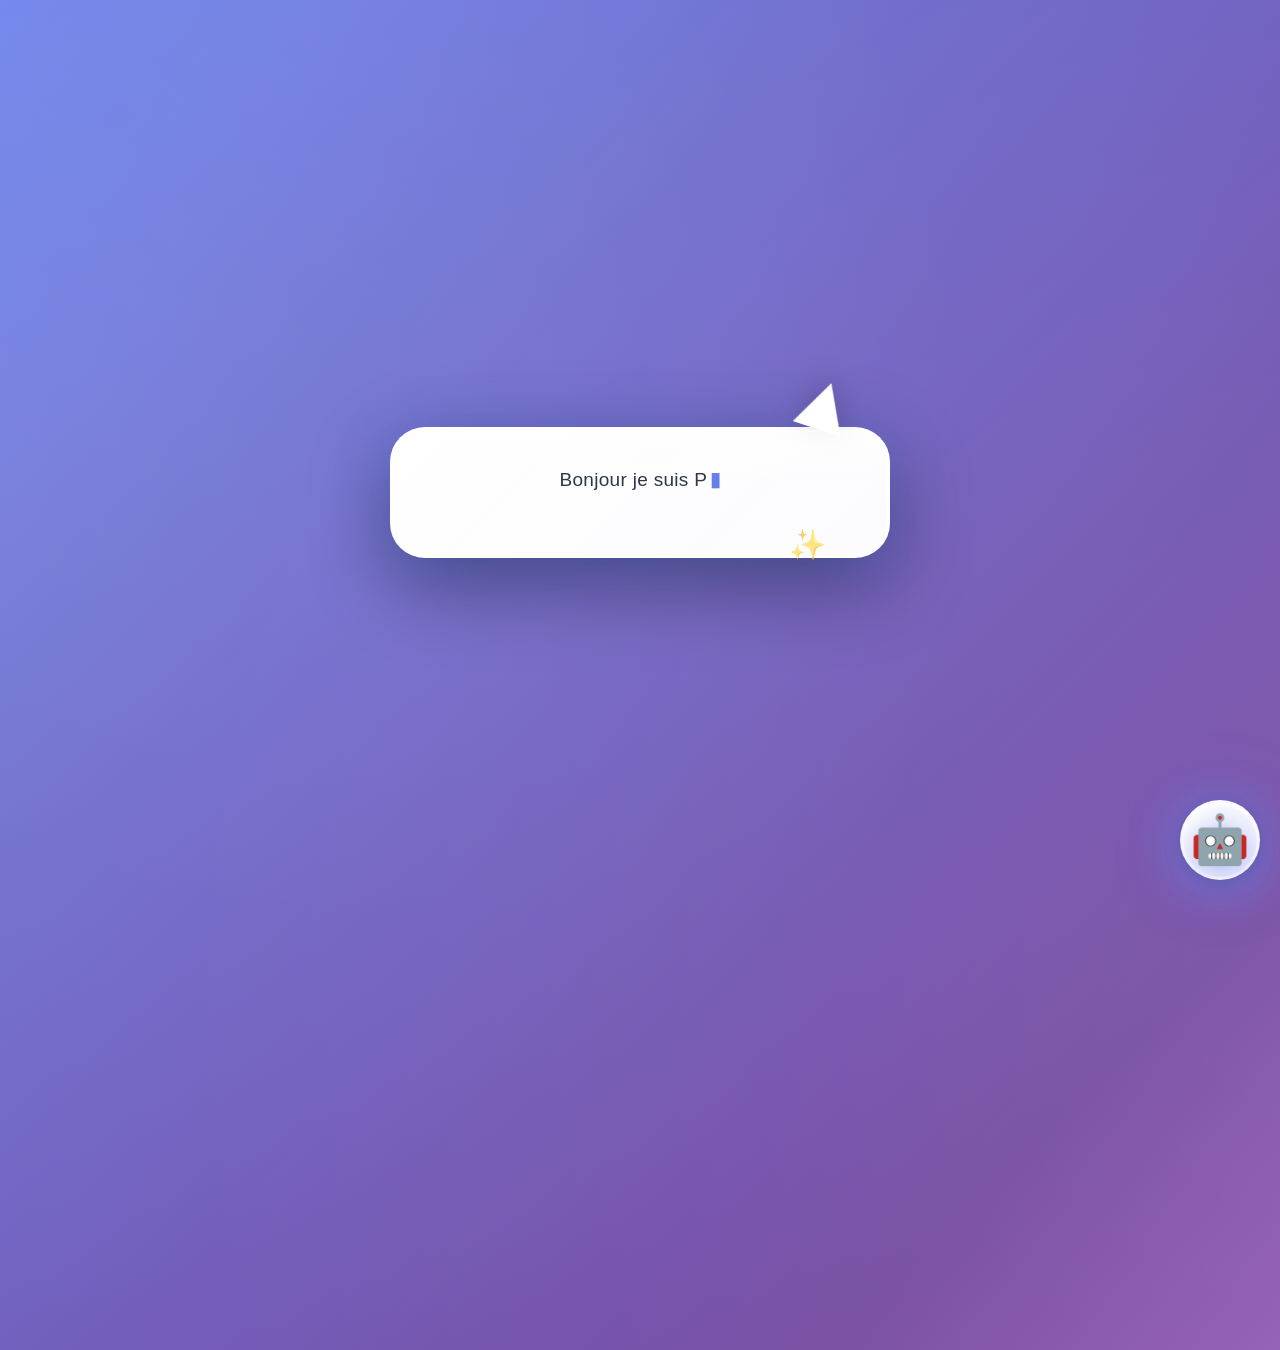
<file: index.html>
<!DOCTYPE html>
<html lang="fr">
<head>
    <meta charset="UTF-8">
    <meta name="viewport" content="width=device-width, initial-scale=1.0, user-scalable=no, maximum-scale=1.0">
    <title>Battle Royale</title>
    <link rel="stylesheet" href="stile.css">
    <link rel="stylesheet" href="notification-global.css">
    <style>
        /* Robot Pixi guide - Style premium */
        .robot-guide {
            position: fixed;
            bottom: 25px;
            right: 25px;
            display: flex;
            align-items: center;
            padding: 12px;
            background: linear-gradient(135deg, rgba(255, 255, 255, 1), rgba(240, 240, 255, 0.98));
            backdrop-filter: blur(15px) saturate(180%);
            -webkit-backdrop-filter: blur(15px) saturate(180%);
            border-radius: 50%;
            border: 3px solid rgba(255, 255, 255, 0.8);
            box-shadow: 
                0 8px 32px rgba(102, 126, 234, 0.5),
                0 4px 12px rgba(0, 0, 0, 0.2),
                inset 0 2px 0 rgba(255, 255, 255, 1),
                0 0 50px rgba(102, 126, 234, 0.6);
            z-index: 10000;
            animation: float 3s ease-in-out infinite;
            width: 65px;
            height: 65px;
            justify-content: center;
        }
        
        .robot-guide .robot-icon {
            font-size: 40px;
            animation: pulse 2s ease-in-out infinite;
            filter: drop-shadow(0 3px 8px rgba(102, 126, 234, 0.4));
        }
        
        .robot-guide .robot-name {
            display: none;
        }
        
        @keyframes float {
            0%, 100% { 
                transform: translateY(0px); 
                box-shadow: 
                    0 8px 32px rgba(102, 126, 234, 0.5),
                    0 4px 12px rgba(0, 0, 0, 0.2),
                    inset 0 2px 0 rgba(255, 255, 255, 1),
                    0 0 50px rgba(102, 126, 234, 0.6);
            }
            50% { 
                transform: translateY(-12px); 
                box-shadow: 
                    0 12px 40px rgba(102, 126, 234, 0.7),
                    0 6px 16px rgba(0, 0, 0, 0.3),
                    inset 0 2px 0 rgba(255, 255, 255, 1),
                    0 0 70px rgba(102, 126, 234, 0.8);
            }
        }
        
        @keyframes pulse {
            0%, 100% { transform: scale(1) rotate(0deg); }
            50% { transform: scale(1.15) rotate(10deg); }
        }
        
        /* Bouton type d'appareil au-dessus du robot */
        .appareil-badge {
            position: fixed;
            bottom: 105px;
            right: 25px;
            padding: 10px 20px;
            background: linear-gradient(135deg, rgba(255, 255, 255, 0.98), rgba(240, 240, 255, 0.95));
            backdrop-filter: blur(15px) saturate(180%);
            -webkit-backdrop-filter: blur(15px) saturate(180%);
            border-radius: 20px;
            border: 3px solid rgba(102, 126, 234, 0.6);
            box-shadow: 
                0 8px 25px rgba(102, 126, 234, 0.4),
                0 4px 10px rgba(0, 0, 0, 0.2),
                inset 0 1px 0 rgba(255, 255, 255, 1);
            z-index: 9999;
            font-size: 16px;
            font-weight: 700;
            color: #2d3748;
            cursor: pointer;
            transition: all 0.3s cubic-bezier(0.68, -0.55, 0.265, 1.55);
            display: flex;
            align-items: center;
            gap: 8px;
        }
        
        .appareil-badge:hover {
            transform: translateY(-5px) scale(1.05);
            box-shadow: 
                0 12px 35px rgba(102, 126, 234, 0.6),
                0 6px 15px rgba(0, 0, 0, 0.3),
                inset 0 1px 0 rgba(255, 255, 255, 1),
                0 0 50px rgba(102, 126, 234, 0.5);
            border-color: rgba(102, 126, 234, 0.9);
        }
        
        .appareil-badge:active {
            transform: translateY(-3px) scale(1.02);
        }
        
        /* Message du robot en haut */
        .robot-message {
            position: fixed;
            top: 90px;
            left: 50%;
            transform: translateX(-50%) translateY(-200%);
            background: linear-gradient(135deg, rgba(255, 255, 255, 0.98), rgba(255, 255, 255, 0.95));
            backdrop-filter: blur(20px) saturate(180%);
            -webkit-backdrop-filter: blur(20px) saturate(180%);
            padding: 20px 35px;
            border-radius: 25px;
            border: 3px solid rgba(255, 215, 0, 0.8);
            box-shadow: 
                0 15px 50px rgba(0, 0, 0, 0.5),
                inset 0 1px 0 rgba(255, 255, 255, 1),
                0 0 60px rgba(255, 215, 0, 0.7);
            z-index: 10001;
            font-size: 19px;
            color: #2d3748;
            font-weight: 900;
            transition: transform 0.7s cubic-bezier(0.68, -0.55, 0.265, 1.55);
            max-width: 450px;
            text-align: center;
            letter-spacing: 0.5px;
            text-shadow: 0 2px 8px rgba(0, 0, 0, 0.2);
            animation: messagePulse 2s ease-in-out infinite;
        }
        
        @keyframes messagePulse {
            0%, 100% {
                box-shadow: 
                    0 15px 50px rgba(0, 0, 0, 0.5),
                    inset 0 1px 0 rgba(255, 255, 255, 1),
                    0 0 60px rgba(255, 215, 0, 0.7);
            }
            50% {
                box-shadow: 
                    0 20px 60px rgba(0, 0, 0, 0.6),
                    inset 0 1px 0 rgba(255, 255, 255, 1),
                    0 0 80px rgba(255, 215, 0, 1);
            }
        }
        
        .robot-message.show {
            transform: translateX(-50%) translateY(0);
        }
        
        /* Animation cercle autour du bouton Profil */
        @keyframes highlightButton {
            0%, 100% {
                box-shadow: 0 0 0 0 rgba(255, 215, 0, 0.7),
                            0 0 0 10px rgba(255, 215, 0, 0),
                            0 4px 10px rgba(0, 0, 0, 0.3);
            }
            50% {
                box-shadow: 0 0 0 10px rgba(255, 215, 0, 0),
                            0 0 0 20px rgba(255, 215, 0, 0),
                            0 4px 10px rgba(0, 0, 0, 0.3);
            }
        }
        
        .menu-btn.highlight {
            animation: highlightButton 1.5s ease-in-out infinite;
            position: relative;
        }
        
        /* Effet blur sur tout sauf le bouton Profil */
        body.tutorial-mode .compteur-pieces,
        body.tutorial-mode .menu-nom,
        body.tutorial-mode .menu-gauche .menu-btn:not(:first-child) {
            filter: blur(8px);
            pointer-events: none;
            user-select: none;
        }
        
        body.tutorial-mode .menu-gauche .menu-btn:first-child {
            filter: none;
            pointer-events: auto;
            z-index: 100;
            position: relative;
        }
    </style>
</head>
<body>
    <!-- Vérification du tutoriel -->
    <script>
        // Vérifier si le nom existe, sinon rediriger vers le tutoriel
        const nomJoueur = localStorage.getItem('nomJoueur');
        if (!nomJoueur) {
            window.location.href = 'tutoriel.html';
        }
    </script>
    
    <!-- Bouton type d'appareil -->
    <div class="appareil-badge" id="appareil-badge" onclick="window.location.href='changer.html'">
        <span id="appareil-icon"></span>
        <span id="appareil-text"></span>
    </div>
    
    <!-- Robot Pixi guide -->
    <div class="robot-guide">
        <div class="robot-icon">🤖</div>
        <div class="robot-name">Pixi</div>
    </div>
    
    <!-- Message du robot -->
    <div class="robot-message" id="robot-message"></div>
    
    <div class="compteur-pieces">
        🪙 <span id="pieces">0</span>
    </div>
    
    <div class="menu-nom">
        <input type="text" id="nom" placeholder="Entrez votre nom">
        <button id="valider">Valider</button>
        <div id="nom-affiche" class="nom-affiche" style="display: none;"></div>
    </div>

    <div class="menu-gauche">
        <button class="menu-btn">Profil</button>
        <button class="menu-btn">Bonus</button>
        <button class="menu-btn">Ami</button>
        <button class="menu-btn">Quête</button>
        <button class="menu-btn">Ma base</button>
    </div>

    <script src="js.js"></script>
    
    <!-- Firebase -->
    <script type="module">
        import { initializeApp } from "https://www.gstatic.com/firebasejs/12.12.0/firebase-app.js";
        import { getDatabase, ref, set, onValue, push } from "https://www.gstatic.com/firebasejs/12.12.0/firebase-database.js";

        const firebaseConfig = {
            apiKey: "AIzaSyBavSNizC3V3WcyN3snmSlzUMX5s8DYbJM",
            authDomain: "ami-combat.firebaseapp.com",
            databaseURL: "https://ami-combat-default-rtdb.asia-southeast1.firebasedatabase.app",
            projectId: "ami-combat",
            storageBucket: "ami-combat.firebasestorage.app",
            messagingSenderId: "902577363403",
            appId: "1:902577363403:web:70d778cc7dc3e1c519fe4e"
        };

        const app = initializeApp(firebaseConfig);
        const database = getDatabase(app);
        
        window.firebaseDB = database;
        window.firebaseRef = ref;
        window.firebaseSet = set;
        window.firebasePush = push;
        window.firebaseOnValue = onValue;
        window.firebaseReady = true;
    </script>
    
    <script src="notification-global.js"></script>
</body>
</html>
</file>
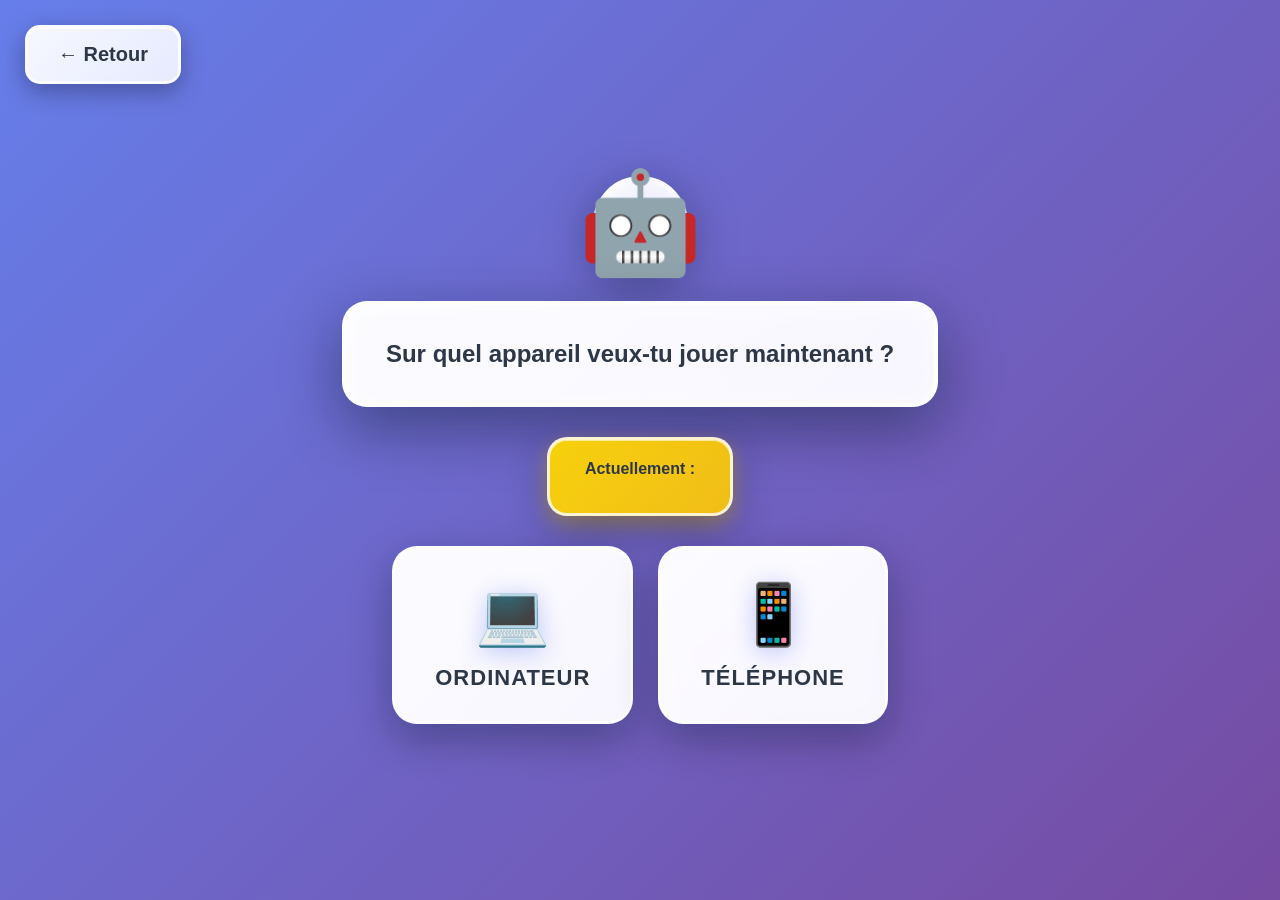
<file: changer.html>
<!DOCTYPE html>
<html lang="fr">
<head>
    <meta charset="UTF-8">
    <meta name="viewport" content="width=device-width, initial-scale=1.0, user-scalable=no, maximum-scale=1.0">
    <title>Changer d'appareil - Battle Royale</title>
    <link rel="stylesheet" href="changer.css">
</head>
<body>
    <div class="changer-container">
        <!-- Bouton retour -->
        <button class="btn-retour" onclick="window.location.href='index.html'">
            ← Retour
        </button>
        
        <!-- Robot Pixi -->
        <div class="robot-container">
            <div class="robot">🤖</div>
        </div>
        
        <!-- Bulle de dialogue -->
        <div class="dialogue-box">
            <p id="dialogue-text">Sur quel appareil veux-tu jouer maintenant ?</p>
        </div>
        
        <!-- Appareil actuel -->
        <div class="appareil-actuel" id="appareil-actuel">
            <p class="label-actuel">Actuellement :</p>
            <div class="badge-actuel">
                <span class="icon-actuel" id="icon-actuel"></span>
                <span class="text-actuel" id="text-actuel"></span>
            </div>
        </div>
        
        <!-- Choix des appareils -->
        <div class="choix-appareil-container">
            <button class="btn-appareil" id="btn-ordinateur">
                <span class="icon-appareil">💻</span>
                <span class="text-appareil">Ordinateur</span>
                <span class="check-appareil" id="check-ordinateur">✓</span>
            </button>
            <button class="btn-appareil" id="btn-telephone">
                <span class="icon-appareil">📱</span>
                <span class="text-appareil">Téléphone</span>
                <span class="check-appareil" id="check-telephone">✓</span>
            </button>
        </div>
        
        <!-- Message de confirmation -->
        <div class="message-confirmation" id="message-confirmation">
            ✅ Appareil changé avec succès !
        </div>
    </div>
    
    <script src="changer.js"></script>
</body>
</html>
</file>
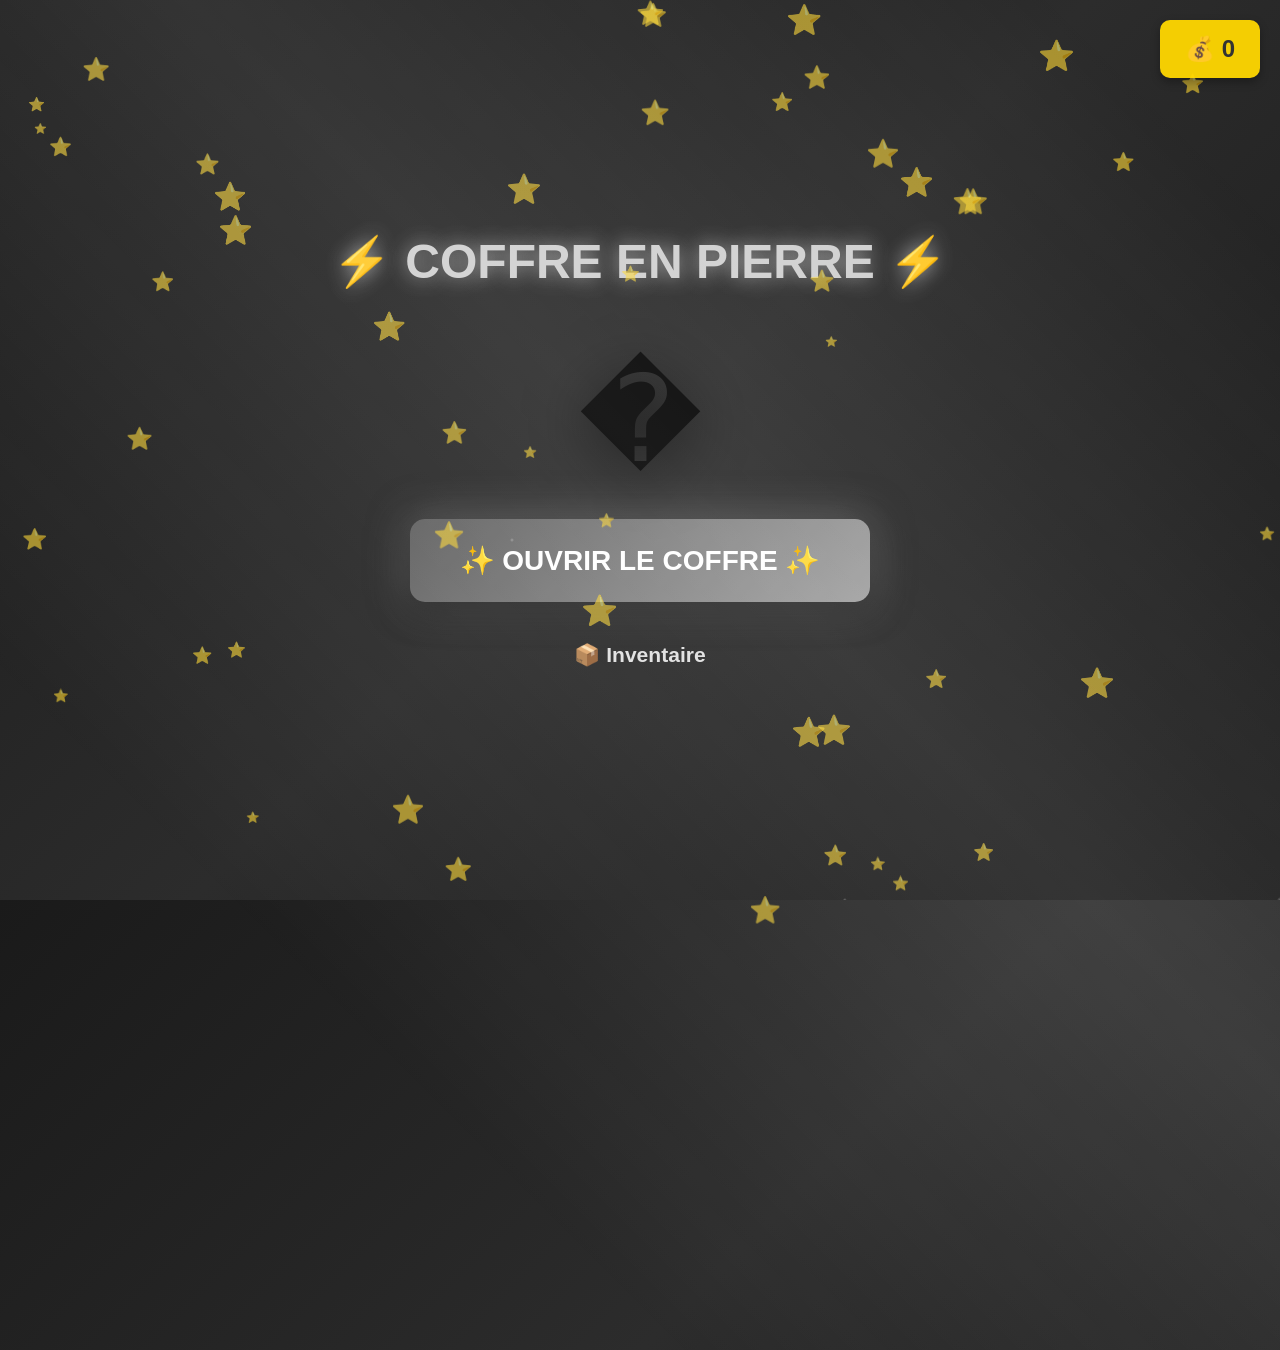
<file: cofre.html>
<!DOCTYPE html>
<html lang="fr">
<head>
    <meta charset="UTF-8">
    <meta name="viewport" content="width=device-width, initial-scale=1.0, user-scalable=no, maximum-scale=1.0">
    <title>Coffre en Pierre - Battle Royale</title>
    <link rel="stylesheet" href="stile.css">
    <link rel="stylesheet" href="base.css">
    <link rel="stylesheet" href="cofreenpiere.css">
    <style>
        #modal {
            display: none;
        }

        body {
            margin: 0;
            padding: 0;
            min-height: 100vh;
            background: linear-gradient(135deg, #1a1a1a 0%, #2c2c2c 50%, #1a1a1a 100%);
            display: flex;
            justify-content: center;
            align-items: center;
            font-family: Arial, sans-serif;
            overflow: hidden;
        }

        .btn-retour {
            position: absolute;
            top: 20px;
            left: 20px;
            padding: 15px 30px;
            font-size: 18px;
            font-weight: bold;
            border: none;
            border-radius: 10px;
            background: rgba(255, 255, 255, 0.9);
            color: #333;
            cursor: pointer;
            box-shadow: 0 4px 10px rgba(0, 0, 0, 0.3);
            transition: all 0.3s;
            z-index: 1000;
        }

        .btn-retour:hover {
            background: rgba(255, 255, 255, 1);
            transform: scale(1.05);
        }

        .compteur-pieces-base {
            position: absolute;
            top: 20px;
            right: 20px;
            background: rgba(255, 215, 0, 0.95);
            padding: 15px 25px;
            border-radius: 10px;
            font-size: 24px;
            font-weight: bold;
            color: #333;
            box-shadow: 0 4px 10px rgba(0, 0, 0, 0.3);
            z-index: 1000;
        }

        .coffre-container {
            text-align: center;
            padding: 50px;
        }

        .coffre-container h1 {
            color: #d0d0d0;
            font-size: 48px;
            margin-bottom: 30px;
            text-shadow: 0 0 20px rgba(200, 200, 200, 0.8);
            animation: titleGlow 2s ease-in-out infinite;
        }

        @keyframes titleGlow {
            0%, 100% {
                text-shadow: 0 0 20px rgba(200, 200, 200, 0.8);
            }
            50% {
                text-shadow: 0 0 40px rgba(255, 255, 255, 1), 0 0 60px rgba(200, 200, 200, 0.8);
            }
        }

        .btn-ouvrir-coffre {
            padding: 25px 50px;
            font-size: 28px;
            font-weight: bold;
            border: none;
            border-radius: 15px;
            background: linear-gradient(135deg, #606060, #a0a0a0, #606060);
            background-size: 200% 200%;
            color: #fff;
            cursor: pointer;
            box-shadow: 
                0 10px 30px rgba(0, 0, 0, 0.5),
                0 0 40px rgba(160, 160, 160, 0.5);
            transition: all 0.3s;
            animation: buttonPulse 2s ease-in-out infinite;
        }

        .btn-ouvrir-coffre:hover {
            transform: scale(1.1);
            box-shadow: 
                0 15px 40px rgba(0, 0, 0, 0.7),
                0 0 60px rgba(200, 200, 200, 0.8);
        }

        @keyframes buttonPulse {
            0%, 100% {
                background-position: 0% 50%;
                box-shadow: 
                    0 10px 30px rgba(0, 0, 0, 0.5),
                    0 0 40px rgba(160, 160, 160, 0.5);
            }
            50% {
                background-position: 100% 50%;
                box-shadow: 
                    0 15px 40px rgba(0, 0, 0, 0.7),
                    0 0 60px rgba(200, 200, 200, 0.8);
            }
        }

        .coffre-emoji {
            font-size: 120px;
            margin: 30px 0;
            display: inline-block;
            animation: coffreFloat 3s ease-in-out infinite;
            filter: drop-shadow(0 10px 30px rgba(0, 0, 0, 0.8));
        }

        @keyframes coffreFloat {
            0%, 100% {
                transform: translateY(0px) rotate(-5deg);
            }
            50% {
                transform: translateY(-20px) rotate(5deg);
            }
        }

        .stars-background {
            position: fixed;
            top: 0;
            left: 0;
            width: 100%;
            height: 100%;
            pointer-events: none;
            z-index: 0;
        }

        .star {
            position: absolute;
            color: #c0c0c0;
            font-size: 20px;
            animation: starTwinkle 3s ease-in-out infinite;
            opacity: 0.6;
        }

        @keyframes starTwinkle {
            0%, 100% {
                opacity: 0.3;
                transform: scale(1);
            }
            50% {
                opacity: 1;
                transform: scale(1.5);
            }
        }

        .inventory-display {
            margin-top: 40px;
            color: #e0e0e0;
            font-size: 18px;
        }

        .inventory-item {
            display: inline-block;
            margin: 10px 15px;
            padding: 10px 20px;
            background: rgba(255, 255, 255, 0.1);
            border-radius: 10px;
            border: 2px solid rgba(200, 200, 200, 0.3);
        }
    </style>
</head>
<body>
    <div class="stars-background" id="starsBackground"></div>

    <div class="compteur-pieces-base">
        <span id="compteur-pieces">💰 0</span>
    </div>

    <div class="coffre-container">
        <h1>⚡ COFFRE EN PIERRE ⚡</h1>
        <div class="coffre-emoji">�</div>
        <br>
        <button class="btn-ouvrir-coffre" onclick="ouvrirCoffrePierre()">
            ✨ OUVRIR LE COFFRE ✨
        </button>

        <div class="inventory-display" id="inventoryDisplay"></div>
    </div>

    <!-- Modal -->
    <div id="modal" class="modal">
        <div class="modal-content" id="modal-content">
            <div class="light-circle"></div>
            <div class="ray"></div>
            <div class="ray"></div>
            <div class="ray"></div>
            <div class="ray"></div>
            <div class="ray"></div>
            <div class="ray"></div>
            <div class="ray"></div>
            <div class="ray"></div>
            <div class="coffre-container-modal" id="coffre-display"></div>
            <p id="coffre-resultat"></p>
            <div class="treasure-burst-pierre"></div>
        </div>
    </div>

    <script>
        // Initialisation
        let pieces = parseInt(localStorage.getItem('pieces')) || 0;
        let potionInvisibilite3s = parseInt(localStorage.getItem('potionInvisibilite3s')) || 0;
        let potionInvisibilite5s = parseInt(localStorage.getItem('potionInvisibilite5s')) || 0;
        let potionInvisibilite7s = parseInt(localStorage.getItem('potionInvisibilite7s')) || 0;
        let potionVitesse1_5x = parseInt(localStorage.getItem('potionVitesse1_5x')) || 0;
        let potionVitesse2x = parseInt(localStorage.getItem('potionVitesse2x')) || 0;
        let potionVitesse2_5x = parseInt(localStorage.getItem('potionVitesse2_5x')) || 0;
        let carteDecouvreur = parseInt(localStorage.getItem('carteDecouvreur')) || 0;

        afficherPieces();
        afficherInventaire();
        creerEtoiles();

        function afficherPieces() {
            document.getElementById('compteur-pieces').textContent = `💰 ${pieces}`;
        }

        function afficherInventaire() {
            const inventoryDiv = document.getElementById('inventoryDisplay');
            let html = '<h3>📦 Inventaire</h3>';
            
            if (potionInvisibilite3s > 0) html += `<div class="inventory-item">👻 Invisibilité 3s: ${potionInvisibilite3s}</div>`;
            if (potionInvisibilite5s > 0) html += `<div class="inventory-item">👻 Invisibilité 5s: ${potionInvisibilite5s}</div>`;
            if (potionInvisibilite7s > 0) html += `<div class="inventory-item">👻 Invisibilité 7s: ${potionInvisibilite7s}</div>`;
            if (potionVitesse1_5x > 0) html += `<div class="inventory-item">⚡ Vitesse 1.5x: ${potionVitesse1_5x}</div>`;
            if (potionVitesse2x > 0) html += `<div class="inventory-item">⚡ Vitesse 2x: ${potionVitesse2x}</div>`;
            if (potionVitesse2_5x > 0) html += `<div class="inventory-item">⚡ Vitesse 2.5x: ${potionVitesse2_5x}</div>`;
            if (carteDecouvreur > 0) html += `<div class="inventory-item">🗺️ Carte découvreur: ${carteDecouvreur}</div>`;
            
            inventoryDiv.innerHTML = html;
        }

        function creerEtoiles() {
            const container = document.getElementById('starsBackground');
            for (let i = 0; i < 50; i++) {
                const star = document.createElement('div');
                star.className = 'star';
                star.textContent = '⭐';
                star.style.left = Math.random() * 100 + '%';
                star.style.top = Math.random() * 100 + '%';
                star.style.animationDelay = Math.random() * 3 + 's';
                star.style.fontSize = (10 + Math.random() * 20) + 'px';
                container.appendChild(star);
            }
        }

        function tirerCoffrePierre() {
            const rand = Math.random() * 100;
            
            if (rand < 5) {
                return { type: 'potion', nom: 'Potion d\'Invisibilité 5s', key: 'potionInvisibilite5s', icon: '👻' };
            } else if (rand < 15) {
                return { type: 'potion', nom: 'Potion d\'Invisibilité 3s', key: 'potionInvisibilite3s', icon: '👻' };
            } else if (rand < 25) {
                return { type: 'potion', nom: 'Potion de Vitesse 1.5x', key: 'potionVitesse1_5x', icon: '⚡' };
            } else if (rand < 35) {
                return { type: 'potion', nom: 'Potion de Vitesse 2x', key: 'potionVitesse2x', icon: '⚡' };
            } else if (rand < 40) {
                return { type: 'potion', nom: 'Potion d\'Invisibilité 7s', key: 'potionInvisibilite7s', icon: '👻' };
            } else if (rand < 45) {
                return { type: 'potion', nom: 'Potion de Vitesse 2.5x', key: 'potionVitesse2_5x', icon: '⚡' };
            } else if (rand < 50) {
                return { type: 'potion', nom: 'Carte du Découvreur', key: 'carteDecouvreur', icon: '🗺️' };
            } else if (rand < 70) {
                return { type: 'pieces', montant: 30 };
            } else if (rand < 85) {
                return { type: 'pieces', montant: 50 };
            } else if (rand < 95) {
                return { type: 'pieces', montant: 70 };
            } else {
                return { type: 'pieces', montant: 100 };
            }
        }

        function ouvrirCoffrePierre() {
            const modal = document.getElementById('modal');
            const modalContent = document.getElementById('modal-content');
            const resultatDiv = document.getElementById('coffre-resultat');
            const coffreDisplay = document.getElementById('coffre-display');
            
            // Réinitialiser le modal
            modalContent.classList.remove('opened', 'coffre-pierre');
            resultatDiv.innerHTML = '';
            resultatDiv.classList.remove('result-animate');
            coffreDisplay.innerHTML = '';
            
            // Ajouter la classe coffre-pierre
            modalContent.classList.add('coffre-pierre');
            
            // Afficher le coffre
            coffreDisplay.innerHTML = `
                <div class="coffre-top-pierre">�</div>
                <div class="coffre-bottom-pierre">📦</div>
            `;
            
            modal.style.display = 'flex';
            
            // Ouvrir après 2 secondes
            setTimeout(() => {
                modalContent.classList.add('opened');
                
                // Tirer le contenu
                setTimeout(() => {
                    const recompense = tirerCoffrePierre();
                    let message = '';
                    
                    if (recompense.type === 'potion') {
                        eval(`${recompense.key}++`);
                        localStorage.setItem(recompense.key, eval(recompense.key));
                        message = `${recompense.icon} ${recompense.nom} !`;
                    } else {
                        pieces += recompense.montant;
                        localStorage.setItem('pieces', pieces);
                        message = `💰 ${recompense.montant} pièces !`;
                    }
                    
                    resultatDiv.innerHTML = `<strong>🎉 RÉCOMPENSE 🎉</strong>\n${message}`;
                    resultatDiv.classList.add('result-animate');
                    
                    afficherPieces();
                    afficherInventaire();
                }, 1000);
            }, 2000);
        }

        function fermerModal() {
            const modal = document.getElementById('modal');
            const modalContent = document.getElementById('modal-content');
            const resultatDiv = document.getElementById('coffre-resultat');
            const coffreDisplay = document.getElementById('coffre-display');
            
            modal.style.display = 'none';
            modalContent.classList.remove('opened', 'coffre-pierre');
            resultatDiv.innerHTML = '';
            resultatDiv.classList.remove('result-animate');
            coffreDisplay.innerHTML = '';
        }


    </script>
</body>
</html>
</file>
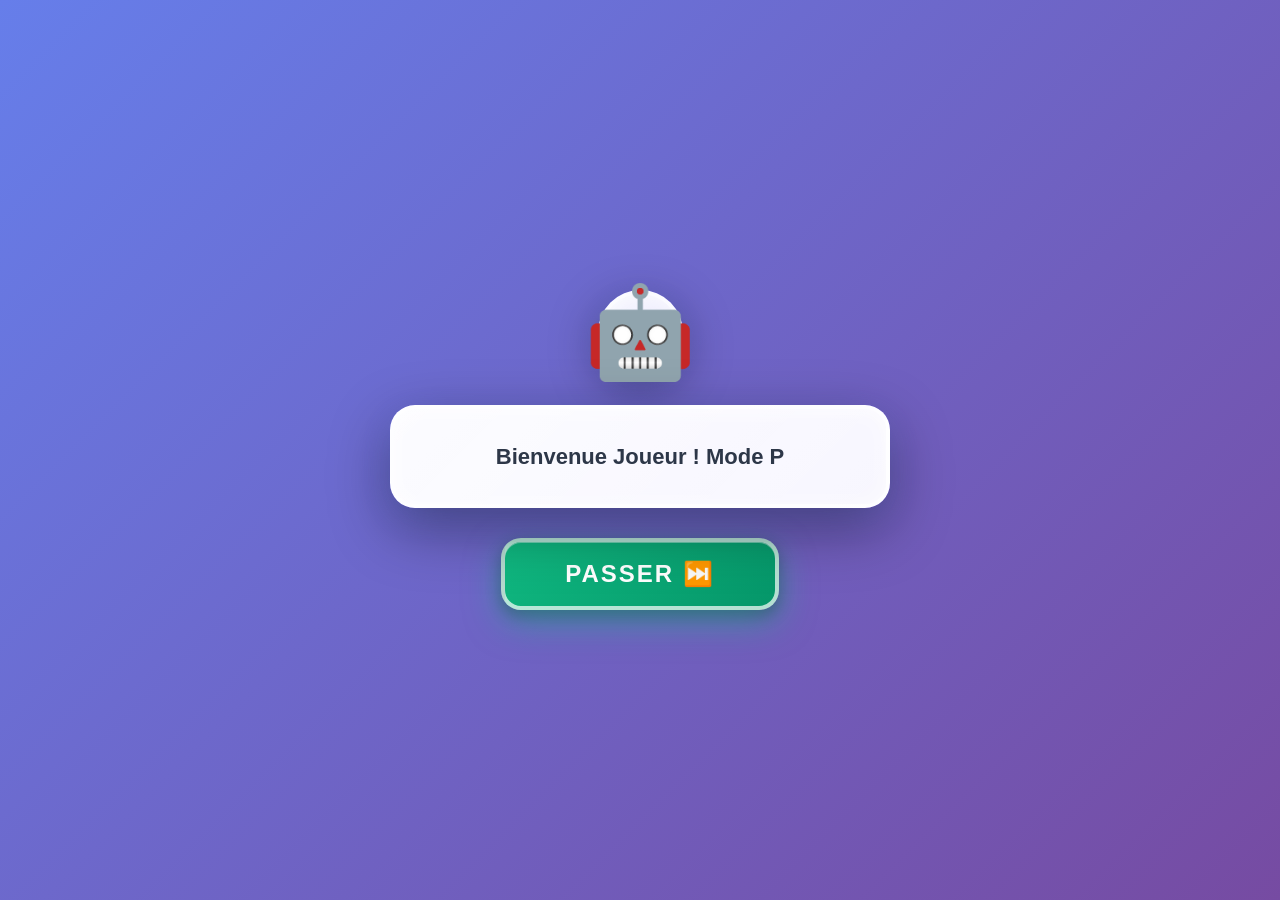
<file: ordi.html>
<!DOCTYPE html>
<html lang="fr">
<head>
    <meta charset="UTF-8">
    <meta name="viewport" content="width=device-width, initial-scale=1.0, user-scalable=no, maximum-scale=1.0">
    <title>Tutoriel PC - Battle Royale</title>
    <link rel="stylesheet" href="ordi.css">
</head>
<body>
    <div class="tuto-pc-container">
        <!-- Robot Pixi -->
        <div class="robot-container">
            <div class="robot">🤖</div>
        </div>
        
        <!-- Bulle de dialogue -->
        <div class="dialogue-box">
            <p id="dialogue-text"></p>
        </div>
        
        <!-- Zone de démonstration -->
        <div class="demo-container" id="demo-container" style="display: none;">
            <!-- Illustration du clavier -->
            <div class="keyboard-demo">
                <div class="keyboard-keys">
                    <div class="key">↑</div>
                    <div class="key-row">
                        <div class="key">←</div>
                        <div class="key">↓</div>
                        <div class="key">→</div>
                    </div>
                </div>
                <p class="demo-text">⌨️ Déplace-toi avec les FLÈCHES du clavier</p>
                <p class="demo-subtext">↑ ↓ ← → pour explorer le labyrinthe</p>
            </div>
            
            <!-- Illustration du clic souris -->
            <div class="mouse-demo">
                <div class="mouse-icon">🖱️</div>
                <button class="attack-btn-demo">⚔️ ATTAQUE</button>
                <p class="demo-text">💀 Si tu es le MEURTRIER, clique ici !</p>
                <p class="demo-subtext">Utilise ta souris pour attaquer les innocents</p>
            </div>
        </div>
        
        <!-- Bouton pour continuer -->
        <button class="btn-continuer" id="btn-continuer" style="display: none;">
            Compris ! 👍
        </button>
    </div>
    
    <script src="ordi.js"></script>
</body>
</html>
</file>
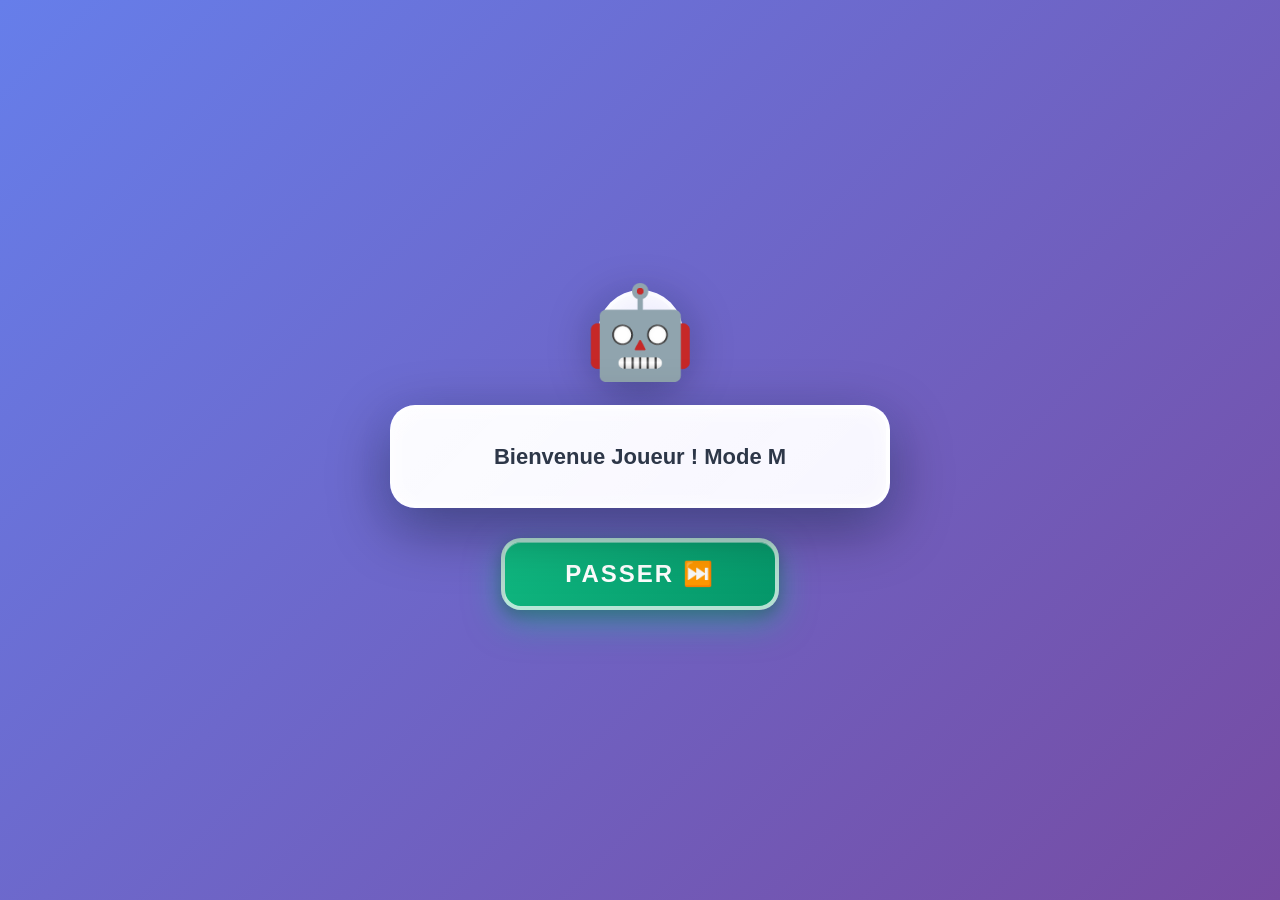
<file: telephone.html>
<!DOCTYPE html>
<html lang="fr">
<head>
    <meta charset="UTF-8">
    <meta name="viewport" content="width=device-width, initial-scale=1.0, user-scalable=no, maximum-scale=1.0">
    <title>Tutoriel Mobile - Battle Royale</title>
    <link rel="stylesheet" href="telephone.css">
</head>
<body>
    <div class="tuto-mobile-container">
        <!-- Robot Pixi -->
        <div class="robot-container">
            <div class="robot">🤖</div>
        </div>
        
        <!-- Bulle de dialogue -->
        <div class="dialogue-box">
            <p id="dialogue-text"></p>
        </div>
        
        <!-- Zone de démonstration -->
        <div class="demo-container" id="demo-container" style="display: none;">
            <!-- Illustration du joystick -->
            <div class="joystick-demo">
                <div class="joystick-base">
                    <div class="joystick-stick">👆</div>
                </div>
                <p class="demo-text">🕹️ Déplace-toi avec le joystick tactile</p>
                <p class="demo-subtext">Glisse ton doigt dans toutes les directions !</p>
            </div>
            
            <!-- Illustration du bouton d'attaque -->
            <div class="attack-demo">
                <button class="attack-btn-demo">⚔️ ATTAQUE</button>
                <p class="demo-text">💀 Si tu es le MEURTRIER, appuie ici !</p>
                <p class="demo-subtext">Élimine tous les innocents pour gagner</p>
            </div>
        </div>
        
        <!-- Bouton pour continuer -->
        <button class="btn-continuer" id="btn-continuer" style="display: none;">
            Compris ! 👍
        </button>
    </div>
    
    <script src="telephone.js"></script>
</body>
</html>
</file>
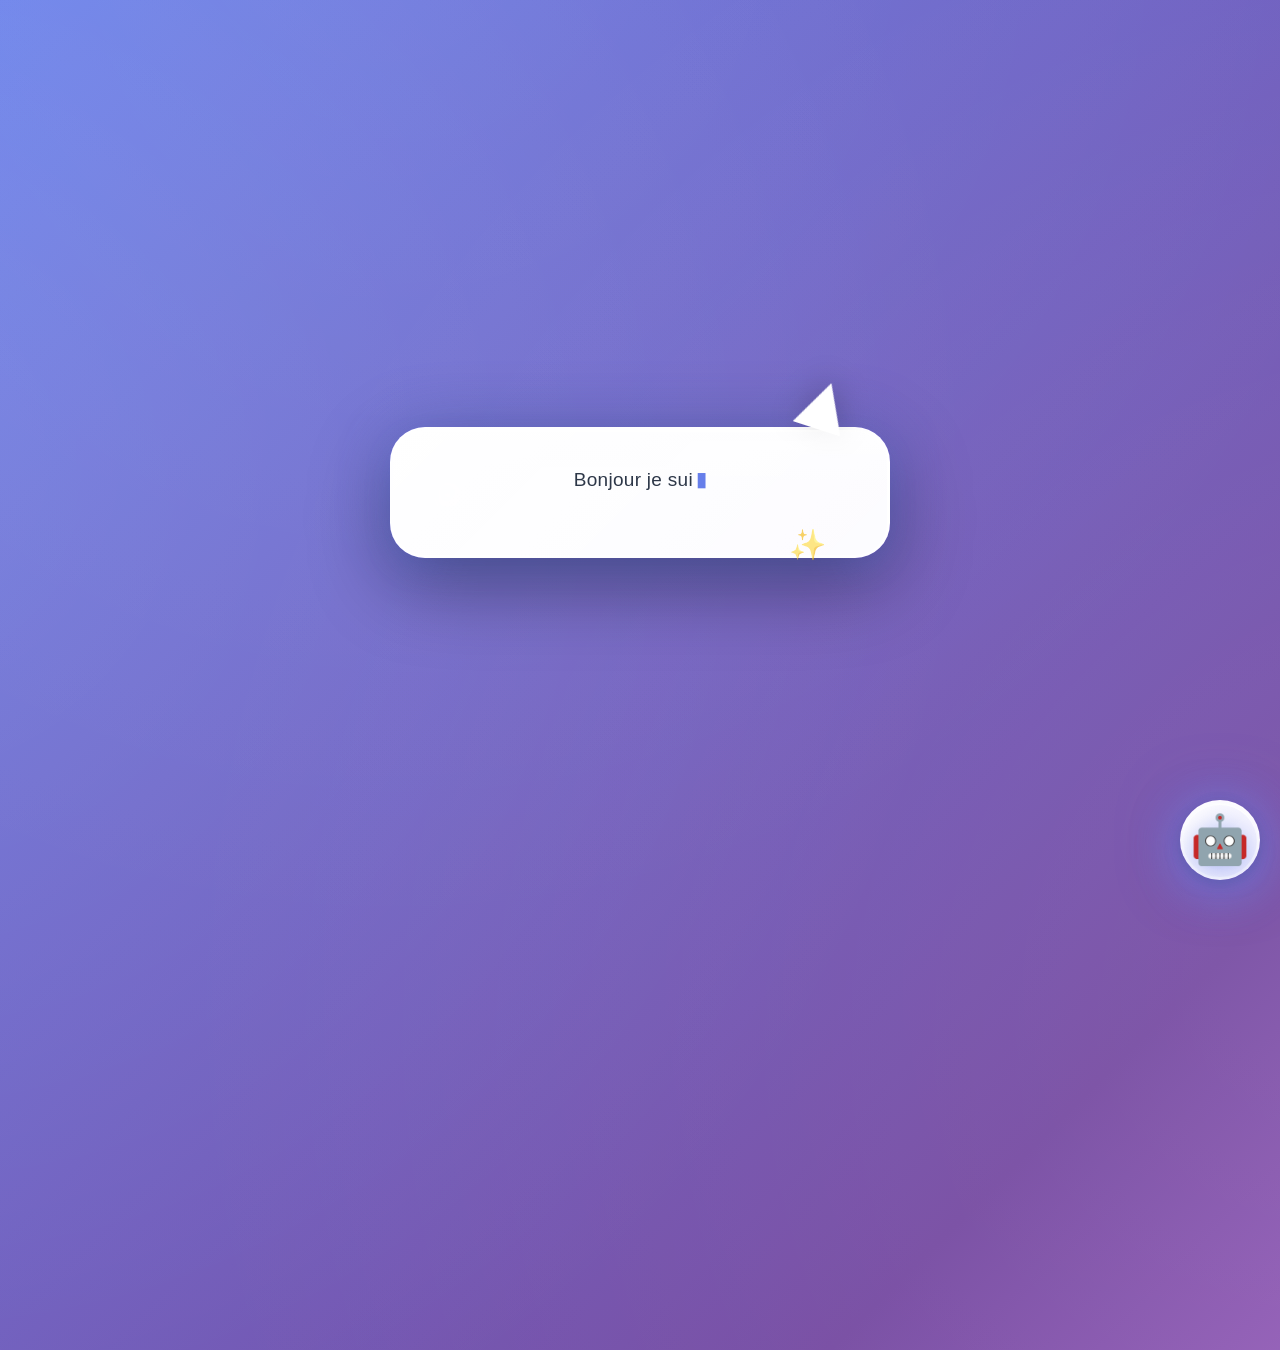
<file: tutoriel.html>
<!DOCTYPE html>
<html lang="fr">
<head>
    <meta charset="UTF-8">
    <meta name="viewport" content="width=device-width, initial-scale=1.0, user-scalable=no, maximum-scale=1.0">
    <title>Tutoriel - Battle Royale</title>
    <link rel="stylesheet" href="tutoriel.css">
</head>
<body>
    <div class="tutoriel-container">
        <!-- Robot Pixi -->
        <div class="robot-container">
            <div class="robot">🤖</div>
        </div>
        
        <!-- Bulle de dialogue -->
        <div class="dialogue-box">
            <p id="dialogue-text"></p>
        </div>
        
        <!-- Zone de saisie du nom (caché au début) -->
        <div class="nom-container" id="nom-container" style="display: none;">
            <input type="text" id="nom-input" placeholder="Entrez votre nom" maxlength="15">
            <button id="valider-btn">Valider</button>
        </div>
        
        <!-- Choix Ordinateur/Téléphone (caché au début) -->
        <div class="choix-appareil-container" id="choix-appareil-container" style="display: none;">
            <button class="btn-appareil" id="btn-ordinateur">
                <span class="icon-appareil">💻</span>
                <span class="text-appareil">Ordinateur</span>
            </button>
            <button class="btn-appareil" id="btn-telephone">
                <span class="icon-appareil">📱</span>
                <span class="text-appareil">Téléphone</span>
            </button>
        </div>
    </div>
    
    <script src="tutoriel.js"></script>
</body>
</html>
</file>
<file: stile.css>
* {
    margin: 0;
    padding: 0;
    box-sizing: border-box;
}

body {
    width: 100vw;
    height: 100vh;
    background: linear-gradient(45deg, 
        #ff0000, #ff7f00, #ffff00, #00ff00, 
        #0000ff, #4b0082, #9400d3);
    background-size: 400% 400%;
    animation: gradient 15s ease infinite;
    font-family: 'Segoe UI', Tahoma, Geneva, Verdana, sans-serif;
    overflow: hidden;
    position: relative;
}

/* Particules flottantes en arrière-plan */
body::before {
    content: '';
    position: absolute;
    width: 100%;
    height: 100%;
    background-image: 
        radial-gradient(2px 2px at 20% 30%, white, transparent),
        radial-gradient(2px 2px at 60% 70%, white, transparent),
        radial-gradient(3px 3px at 50% 50%, white, transparent),
        radial-gradient(2px 2px at 80% 10%, white, transparent),
        radial-gradient(3px 3px at 90% 60%, white, transparent),
        radial-gradient(2px 2px at 33% 50%, white, transparent),
        radial-gradient(3px 3px at 79% 53%, white, transparent),
        radial-gradient(2px 2px at 70% 25%, white, transparent);
    background-size: 200% 200%;
    animation: particlesFloat 20s linear infinite;
    opacity: 0.3;
    pointer-events: none;
}

@keyframes particlesFloat {
    0% { background-position: 0% 0%, 100% 100%, 50% 50%, 100% 0%, 0% 100%, 80% 20%, 20% 80%, 60% 40%; }
    100% { background-position: 100% 100%, 0% 0%, 75% 25%, 25% 75%, 50% 50%, 90% 10%, 10% 90%, 40% 60%; }
}

/* Effet de brillance qui traverse l'écran */
body::after {
    content: '';
    position: absolute;
    top: -50%;
    left: -50%;
    width: 200%;
    height: 200%;
    background: linear-gradient(
        45deg,
        transparent 30%,
        rgba(255, 255, 255, 0.1) 50%,
        transparent 70%
    );
    animation: shineAcross 8s ease-in-out infinite;
    pointer-events: none;
}

@keyframes shineAcross {
    0% { transform: translateX(-100%) translateY(-100%) rotate(45deg); }
    100% { transform: translateX(100%) translateY(100%) rotate(45deg); }
}

@keyframes gradient {
    0% { background-position: 0% 50%; }
    50% { background-position: 100% 50%; }
    100% { background-position: 0% 50%; }
}

.compteur-pieces {
    position: absolute;
    top: 20px;
    left: 20px;
    background: rgba(255, 255, 255, 0.15);
    backdrop-filter: blur(20px) saturate(180%);
    -webkit-backdrop-filter: blur(20px) saturate(180%);
    padding: 22px 35px;
    border-radius: 25px;
    font-size: 32px;
    font-weight: 900;
    color: #fff;
    box-shadow: 
        0 8px 32px rgba(0, 0, 0, 0.37),
        inset 0 1px 0 rgba(255, 255, 255, 0.5),
        0 0 20px rgba(255, 215, 0, 0.5);
    border: 1px solid rgba(255, 255, 255, 0.25);
    transition: all 0.4s cubic-bezier(0.175, 0.885, 0.32, 1.275);
    animation: floatGently 3s ease-in-out infinite, glowPulse 2s ease-in-out infinite;
    text-shadow: 0 2px 10px rgba(0, 0, 0, 0.5), 0 0 20px rgba(255, 215, 0, 0.8);
}

.compteur-pieces:hover {
    transform: translateY(-8px) scale(1.08);
    box-shadow: 
        0 15px 45px rgba(0, 0, 0, 0.6),
        inset 0 1px 0 rgba(255, 255, 255, 0.7),
        0 0 40px rgba(255, 215, 0, 0.9);
}

@keyframes floatGently {
    0%, 100% { transform: translateY(0px); }
    50% { transform: translateY(-8px); }
}

@keyframes glowPulse {
    0%, 100% { 
        box-shadow: 
            0 8px 32px rgba(0, 0, 0, 0.37),
            inset 0 1px 0 rgba(255, 255, 255, 0.5),
            0 0 20px rgba(255, 215, 0, 0.5);
    }
    50% { 
        box-shadow: 
            0 8px 32px rgba(0, 0, 0, 0.37),
            inset 0 1px 0 rgba(255, 255, 255, 0.7),
            0 0 35px rgba(255, 215, 0, 0.9);
    }
}

.menu-nom {
    position: absolute;
    top: 20px;
    right: 20px;
    display: flex;
    flex-direction: column;
    align-items: center;
    gap: 15px;
    animation: slideInRight 0.8s cubic-bezier(0.68, -0.55, 0.265, 1.55);
}

@keyframes slideInRight {
    from {
        opacity: 0;
        transform: translateX(100px) scale(0.8);
    }
    to {
        opacity: 1;
        transform: translateX(0) scale(1);
    }
}

#nom {
    padding: 20px 30px;
    font-size: 24px;
    border: 3px solid rgba(255, 255, 255, 0.3);
    border-radius: 22px;
    background: rgba(255, 255, 255, 0.1);
    backdrop-filter: blur(15px) saturate(180%);
    -webkit-backdrop-filter: blur(15px) saturate(180%);
    box-shadow: 
        0 8px 32px rgba(0, 0, 0, 0.37),
        inset 0 1px 0 rgba(255, 255, 255, 0.4);
    text-align: center;
    min-width: 280px;
    color: #fff;
    font-weight: 700;
    transition: all 0.4s cubic-bezier(0.175, 0.885, 0.32, 1.275);
    text-shadow: 0 2px 8px rgba(0, 0, 0, 0.5);
}

#nom::placeholder {
    color: rgba(255, 255, 255, 0.7);
    font-weight: 600;
}

#nom:focus {
    outline: none;
    border-color: rgba(255, 255, 255, 0.6);
    background: rgba(255, 255, 255, 0.2);
    transform: translateY(-5px) scale(1.05);
    box-shadow: 
        0 12px 40px rgba(0, 0, 0, 0.5),
        inset 0 1px 0 rgba(255, 255, 255, 0.6),
        0 0 30px rgba(255, 255, 255, 0.5);
}

#valider {
    padding: 20px 55px;
    font-size: 22px;
    font-weight: 900;
    border: 3px solid rgba(255, 255, 255, 0.4);
    border-radius: 22px;
    background: linear-gradient(135deg, rgba(255, 255, 255, 0.2), rgba(255, 255, 255, 0.1));
    backdrop-filter: blur(20px) saturate(180%);
    -webkit-backdrop-filter: blur(20px) saturate(180%);
    color: #fff;
    cursor: pointer;
    box-shadow: 
        0 8px 32px rgba(0, 0, 0, 0.37),
        inset 0 1px 0 rgba(255, 255, 255, 0.5);
    transition: all 0.4s cubic-bezier(0.175, 0.885, 0.32, 1.275);
    text-shadow: 0 2px 8px rgba(0, 0, 0, 0.5);
    text-transform: uppercase;
    letter-spacing: 2px;
    position: relative;
    overflow: hidden;
}

#valider::before {
    content: '';
    position: absolute;
    top: 0;
    left: -100%;
    width: 100%;
    height: 100%;
    background: linear-gradient(90deg, transparent, rgba(255, 255, 255, 0.3), transparent);
    transition: left 0.5s;
}

#valider:hover {
    background: linear-gradient(135deg, rgba(255, 255, 255, 0.3), rgba(255, 255, 255, 0.2));
    transform: translateY(-8px) scale(1.08);
    box-shadow: 
        0 12px 40px rgba(0, 0, 0, 0.5),
        inset 0 1px 0 rgba(255, 255, 255, 0.7),
        0 0 40px rgba(255, 255, 255, 0.8);
}

#valider:hover::before {
    left: 100%;
}

#valider:active {
    transform: translateY(-2px) scale(1.02);
}

.nom-affiche {
    padding: 20px 35px;
    font-size: 26px;
    font-weight: 900;
    border-radius: 22px;
    background: linear-gradient(135deg, rgba(255, 255, 255, 0.25), rgba(255, 255, 255, 0.15));
    backdrop-filter: blur(20px) saturate(180%);
    -webkit-backdrop-filter: blur(20px) saturate(180%);
    box-shadow: 
        0 8px 32px rgba(0, 0, 0, 0.37),
        inset 0 1px 0 rgba(255, 255, 255, 0.5),
        0 0 30px rgba(255, 255, 255, 0.5);
    cursor: pointer;
    color: #fff;
    text-shadow: 
        0 2px 10px rgba(0, 0, 0, 0.7),
        0 0 20px rgba(255, 255, 255, 0.3);
    min-width: 280px;
    text-align: center;
    transition: all 0.4s cubic-bezier(0.175, 0.885, 0.32, 1.275);
    border: 2px solid rgba(255, 255, 255, 0.3);
    animation: nameGlow 3s ease-in-out infinite;
    letter-spacing: 1px;
}

@keyframes nameGlow {
    0%, 100% {
        box-shadow: 
            0 8px 32px rgba(0, 0, 0, 0.37),
            inset 0 1px 0 rgba(255, 255, 255, 0.5),
            0 0 30px rgba(255, 255, 255, 0.5);
    }
    50% {
        box-shadow: 
            0 8px 32px rgba(0, 0, 0, 0.37),
            inset 0 1px 0 rgba(255, 255, 255, 0.7),
            0 0 50px rgba(255, 255, 255, 0.8);
    }
}

.nom-affiche:hover {
    background: linear-gradient(135deg, rgba(255, 255, 255, 0.35), rgba(255, 255, 255, 0.25));
    transform: translateY(-8px) scale(1.08);
    box-shadow: 
        0 12px 40px rgba(0, 0, 0, 0.5),
        inset 0 1px 0 rgba(255, 255, 255, 0.7),
        0 0 50px rgba(255, 255, 255, 0.9);
}

.menu-gauche {
    position: absolute;
    left: 20px;
    top: 50%;
    transform: translateY(-50%);
    display: flex;
    flex-direction: column;
    gap: 15px;
    animation: slideInLeft 0.8s cubic-bezier(0.68, -0.55, 0.265, 1.55);
}

@keyframes slideInLeft {
    from {
        opacity: 0;
        transform: translateX(-100px) scale(0.8);
    }
    to {
        opacity: 1;
        transform: translateX(0) scale(1);
    }
}

.menu-btn {
    padding: 18px 38px;
    font-size: 19px;
    font-weight: 900;
    border: 3px solid rgba(255, 255, 255, 0.3);
    border-radius: 22px;
    background: linear-gradient(135deg, rgba(255, 255, 255, 0.2), rgba(255, 255, 255, 0.1));
    backdrop-filter: blur(20px) saturate(180%);
    -webkit-backdrop-filter: blur(20px) saturate(180%);
    color: #fff;
    cursor: pointer;
    box-shadow: 
        0 8px 32px rgba(0, 0, 0, 0.37),
        inset 0 1px 0 rgba(255, 255, 255, 0.5);
    transition: all 0.4s cubic-bezier(0.175, 0.885, 0.32, 1.275);
    min-width: 180px;
    text-transform: uppercase;
    letter-spacing: 1.5px;
    text-shadow: 0 2px 10px rgba(0, 0, 0, 0.7);
    position: relative;
    overflow: hidden;
}

.menu-btn::before {
    content: '';
    position: absolute;
    top: 50%;
    left: 50%;
    width: 0;
    height: 0;
    border-radius: 50%;
    background: rgba(255, 255, 255, 0.2);
    transform: translate(-50%, -50%);
    transition: width 0.6s, height 0.6s;
}

.menu-btn:hover::before {
    width: 300px;
    height: 300px;
}

.menu-btn:hover {
    background: linear-gradient(135deg, rgba(255, 255, 255, 0.3), rgba(255, 255, 255, 0.2));
    transform: translateY(-10px) translateX(10px) scale(1.12);
    box-shadow: 
        0 12px 40px rgba(0, 0, 0, 0.5),
        inset 0 1px 0 rgba(255, 255, 255, 0.7),
        -8px 8px 0 rgba(0, 0, 0, 0.2),
        0 0 40px rgba(255, 255, 255, 0.6);
    border-color: rgba(255, 255, 255, 0.5);
}

.menu-btn:active {
    transform: translateY(-5px) translateX(5px) scale(1.05);
    box-shadow: 
        0 8px 25px rgba(0, 0, 0, 0.4),
        inset 0 1px 0 rgba(255, 255, 255, 0.5),
        -5px 5px 0 rgba(0, 0, 0, 0.15);
}

/* Responsive pour mobile */
@media (max-width: 768px) {
    .compteur-pieces {
        top: 10px;
        left: 10px;
        padding: 10px 18px;
        font-size: 18px;
    }

    .menu-nom {
        top: 10px;
        right: 10px;
        gap: 10px;
    }

    #nom {
        padding: 12px 18px;
        font-size: 16px;
        min-width: 180px;
    }

    #valider {
        padding: 12px 28px;
        font-size: 16px;
    }

    .nom-affiche {
        padding: 12px 18px;
        font-size: 16px;
        min-width: 180px;
    }

    .menu-gauche {
        left: 10px;
        top: 50%;
        transform: translateY(-50%);
        gap: 10px;
        width: calc(100% - 20px);
        align-items: center;
    }

    .menu-btn {
        padding: 12px 24px;
        font-size: 15px;
        min-width: 140px;
        width: 100%;
        max-width: 280px;
    }
}

/* ========================================
   MODE TUTORIEL - TOUT FLOU SAUF PROFIL
   ======================================== */

/* Effet de flou sur TOUS les éléments pendant le tutoriel */
body.tutorial-mode .compteur-pieces,
body.tutorial-mode .menu-nom,
body.tutorial-mode .menu-droite,
body.tutorial-mode .menu-gauche .menu-btn:not(:first-child) {
    filter: blur(12px) brightness(0.6);
    pointer-events: none;
    user-select: none;
    transition: all 0.5s ease;
}

/* Le bouton Profil reste net et lumineux */
body.tutorial-mode .menu-gauche .menu-btn:first-child {
    filter: none !important;
    pointer-events: auto;
    z-index: 10000;
    position: relative;
    animation: highlightProfileButton 2s ease-in-out infinite;
    box-shadow: 
        0 0 0 4px rgba(255, 215, 0, 0.8),
        0 0 40px rgba(255, 215, 0, 0.9),
        0 10px 40px rgba(0, 0, 0, 0.5) !important;
}

/* Animation de mise en évidence du bouton Profil */
@keyframes highlightProfileButton {
    0%, 100% {
        box-shadow: 
            0 0 0 4px rgba(255, 215, 0, 0.8),
            0 0 40px rgba(255, 215, 0, 0.9),
            0 10px 40px rgba(0, 0, 0, 0.5);
        transform: scale(1);
    }
    50% {
        box-shadow: 
            0 0 0 8px rgba(255, 215, 0, 1),
            0 0 0 16px rgba(255, 215, 0, 0.4),
            0 0 60px rgba(255, 215, 0, 1.2),
            0 15px 50px rgba(0, 0, 0, 0.6);
        transform: scale(1.08);
    }
}

/* Overlay sombre pour mieux isoler le profil */
body.tutorial-mode::after {
    content: '';
    position: fixed;
    top: 0;
    left: 0;
    width: 100%;
    height: 100%;
    background: radial-gradient(
        circle at 20% 50%, 
        rgba(0, 0, 0, 0.3) 0%, 
        rgba(0, 0, 0, 0.7) 100%
    );
    pointer-events: none;
    z-index: 50;
    animation: overlayPulse 3s ease-in-out infinite;
}

@keyframes overlayPulse {
    0%, 100% {
        opacity: 0.5;
    }
    50% {
        opacity: 0.7;
    }
}
</file>
<file: notification-global.css>
/* Notification globale - Design ultra moderne avec glassmorphism */
.notification-partie-global {
    position: fixed;
    top: 25px;
    left: 50%;
    transform: translateX(-50%);
    background: linear-gradient(135deg, rgba(102, 126, 234, 0.4), rgba(118, 75, 162, 0.4));
    backdrop-filter: blur(20px) saturate(180%);
    -webkit-backdrop-filter: blur(20px) saturate(180%);
    color: white;
    padding: 25px 40px;
    border-radius: 25px;
    border: 4px solid rgba(255, 255, 255, 0.6);
    box-shadow: 
        0 15px 50px rgba(102, 126, 234, 0.8),
        inset 0 2px 0 rgba(255, 255, 255, 0.5),
        0 0 80px rgba(102, 126, 234, 0.9);
    z-index: 10000;
    min-width: 400px;
    text-align: center;
    animation: slideDown 0.7s cubic-bezier(0.68, -0.55, 0.265, 1.55);
}

@keyframes slideDown {
    from {
        transform: translateX(-50%) translateY(-150px) scale(0.8);
        opacity: 0;
    }
    to {
        transform: translateX(-50%) translateY(0) scale(1);
        opacity: 1;
    }
}

.notif-global-contenu p {
    font-size: 20px;
    font-weight: 900;
    margin: 0 0 15px 0;
    text-shadow: 0 2px 15px rgba(0, 0, 0, 0.9), 0 0 30px rgba(255, 255, 255, 0.4);
    letter-spacing: 1px;
}

.notif-global-actions {
    display: flex;
    gap: 15px;
    margin-top: 15px;
    justify-content: center;
}

.notif-global-actions .btn-accepter,
.notif-global-actions .btn-refuser {
    padding: 14px 32px;
    font-size: 17px;
    font-weight: 900;
    border: none;
    border-radius: 18px;
    cursor: pointer;
    transition: all 0.4s cubic-bezier(0.68, -0.55, 0.265, 1.55);
    text-shadow: 0 2px 8px rgba(0, 0, 0, 0.9);
    letter-spacing: 1px;
}

.notif-global-actions .btn-accepter {
    background: linear-gradient(135deg, rgba(0, 204, 0, 0.4), rgba(0, 153, 0, 0.4));
    backdrop-filter: blur(15px) saturate(180%);
    -webkit-backdrop-filter: blur(15px) saturate(180%);
    color: white;
    border: 3px solid rgba(0, 255, 0, 0.6);
    box-shadow: 
        0 8px 25px rgba(0, 204, 0, 0.6),
        inset 0 2px 0 rgba(255, 255, 255, 0.4),
        0 0 50px rgba(0, 204, 0, 0.7);
}

.notif-global-actions .btn-accepter:hover {
    transform: translateY(-5px) scale(1.08);
    border-color: rgba(0, 255, 0, 1);
    box-shadow: 
        0 12px 35px rgba(0, 255, 0, 0.8),
        inset 0 2px 0 rgba(255, 255, 255, 0.6),
        0 0 80px rgba(0, 255, 0, 1);
}

.notif-global-actions .btn-refuser {
    background: linear-gradient(135deg, rgba(255, 68, 68, 0.4), rgba(204, 0, 0, 0.4));
    backdrop-filter: blur(15px) saturate(180%);
    -webkit-backdrop-filter: blur(15px) saturate(180%);
    color: white;
    border: 3px solid rgba(255, 0, 0, 0.6);
    box-shadow: 
        0 8px 25px rgba(255, 0, 0, 0.6),
        inset 0 2px 0 rgba(255, 255, 255, 0.4),
        0 0 50px rgba(255, 0, 0, 0.7);
}

.notif-global-actions .btn-refuser:hover {
    transform: translateY(-5px) scale(1.08);
    border-color: rgba(255, 0, 0, 1);
    box-shadow: 
        0 12px 35px rgba(255, 0, 0, 0.8),
        inset 0 2px 0 rgba(255, 255, 255, 0.6),
        0 0 80px rgba(255, 0, 0, 1);
}

/* Responsive mobile */
@media (max-width: 768px) {
    .notification-partie-global {
        min-width: 90%;
        padding: 15px 20px;
        top: 10px;
    }

    .notif-global-contenu p {
        font-size: 16px;
    }

    .notif-global-actions .btn-accepter,
    .notif-global-actions .btn-refuser {
        padding: 8px 20px;
        font-size: 14px;
    }
}
</file>
<file: changer.css>
* {
    margin: 0;
    padding: 0;
    box-sizing: border-box;
}

body {
    font-family: 'Segoe UI', Tahoma, Geneva, Verdana, sans-serif;
    min-height: 100vh;
    display: flex;
    justify-content: center;
    align-items: center;
    background: linear-gradient(135deg, #667eea 0%, #764ba2 50%, #f093fb 100%);
    background-size: 200% 200%;
    animation: gradientMove 10s ease infinite;
    overflow: hidden;
    position: relative;
}

@keyframes gradientMove {
    0%, 100% { background-position: 0% 50%; }
    50% { background-position: 100% 50%; }
}

.changer-container {
    display: flex;
    flex-direction: column;
    align-items: center;
    gap: 30px;
    padding: 30px;
    z-index: 1;
}

/* Bouton retour */
.btn-retour {
    position: fixed;
    top: 25px;
    left: 25px;
    padding: 15px 30px;
    font-size: 20px;
    font-weight: 700;
    border: none;
    border-radius: 15px;
    background: linear-gradient(135deg, rgba(255, 255, 255, 0.95), rgba(255, 255, 255, 0.85));
    backdrop-filter: blur(15px) saturate(180%);
    -webkit-backdrop-filter: blur(15px) saturate(180%);
    color: #2d3748;
    cursor: pointer;
    transition: all 0.3s cubic-bezier(0.68, -0.55, 0.265, 1.55);
    box-shadow: 
        0 8px 25px rgba(0, 0, 0, 0.3),
        0 4px 10px rgba(102, 126, 234, 0.2),
        inset 0 1px 0 rgba(255, 255, 255, 0.9);
    border: 3px solid rgba(255, 255, 255, 0.7);
    z-index: 1000;
}

.btn-retour:hover {
    transform: translateX(-8px) scale(1.08);
    box-shadow: 
        0 12px 35px rgba(0, 0, 0, 0.4),
        0 6px 15px rgba(102, 126, 234, 0.3),
        inset 0 1px 0 rgba(255, 255, 255, 1);
}

.btn-retour:active {
    transform: translateX(-3px) scale(1.02);
}

/* Robot style */
.robot-container {
    width: 95px;
    height: 95px;
    background: linear-gradient(135deg, rgba(255, 255, 255, 0.95), rgba(255, 255, 255, 0.85));
    backdrop-filter: blur(20px) saturate(180%);
    -webkit-backdrop-filter: blur(20px) saturate(180%);
    border-radius: 50%;
    display: flex;
    justify-content: center;
    align-items: center;
    box-shadow: 
        0 15px 50px rgba(0, 0, 0, 0.4),
        0 8px 25px rgba(102, 126, 234, 0.3),
        inset 0 2px 15px rgba(255, 255, 255, 0.6);
    border: 5px solid rgba(255, 255, 255, 0.7);
    animation: floatRobot 3s ease-in-out infinite;
}

@keyframes floatRobot {
    0%, 100% { transform: translateY(0) rotate(0deg); }
    50% { transform: translateY(-15px) rotate(5deg); }
}

.robot {
    font-size: 100px;
    animation: robotPulse 2s ease-in-out infinite;
}

@keyframes robotPulse {
    0%, 100% { transform: scale(1); }
    50% { transform: scale(1.1); }
}

/* Dialogue box */
.dialogue-box {
    min-width: 500px;
    max-width: 700px;
    padding: 30px 40px;
    background: linear-gradient(135deg, rgba(255, 255, 255, 0.98), rgba(255, 255, 255, 0.95));
    backdrop-filter: blur(20px) saturate(180%);
    -webkit-backdrop-filter: blur(20px) saturate(180%);
    border-radius: 25px;
    box-shadow: 
        0 20px 60px rgba(0, 0, 0, 0.4),
        0 10px 30px rgba(102, 126, 234, 0.3),
        inset 0 2px 20px rgba(255, 255, 255, 0.7);
    border: 4px solid rgba(255, 255, 255, 0.8);
    position: relative;
    animation: appearBox 0.5s cubic-bezier(0.68, -0.55, 0.265, 1.55);
}

@keyframes appearBox {
    0% { transform: scale(0.5); opacity: 0; }
    100% { transform: scale(1); opacity: 1; }
}

#dialogue-text {
    font-size: 24px;
    color: #2d3748;
    line-height: 1.6;
    font-weight: 700;
    text-align: center;
}

/* Appareil actuel */
.appareil-actuel {
    display: flex;
    flex-direction: column;
    align-items: center;
    gap: 15px;
    padding: 20px 35px;
    background: linear-gradient(135deg, rgba(255, 215, 0, 0.95), rgba(255, 200, 0, 0.9));
    backdrop-filter: blur(15px) saturate(180%);
    -webkit-backdrop-filter: blur(15px) saturate(180%);
    border-radius: 20px;
    box-shadow: 
        0 15px 40px rgba(0, 0, 0, 0.3),
        0 8px 20px rgba(255, 215, 0, 0.4),
        inset 0 1px 0 rgba(255, 255, 255, 0.6);
    border: 3px solid rgba(255, 255, 255, 0.8);
    animation: appearBox 0.6s cubic-bezier(0.68, -0.55, 0.265, 1.55);
}

.label-actuel {
    font-size: 16px;
    font-weight: 600;
    color: #2d3748;
    margin: 0;
}

.badge-actuel {
    display: flex;
    align-items: center;
    gap: 10px;
    font-size: 22px;
    font-weight: 900;
    color: #2d3748;
}

.icon-actuel {
    font-size: 35px;
}

/* Choix de l'appareil */
.choix-appareil-container {
    display: flex;
    flex-direction: row;
    gap: 25px;
    align-items: center;
    justify-content: center;
    animation: slideUp 0.6s cubic-bezier(0.34, 1.56, 0.64, 1);
}

@keyframes slideUp {
    0% { transform: translateY(50px); opacity: 0; }
    100% { transform: translateY(0); opacity: 1; }
}

.btn-appareil {
    display: flex;
    flex-direction: column;
    align-items: center;
    justify-content: center;
    gap: 15px;
    padding: 30px 40px;
    border: none;
    border-radius: 25px;
    background: linear-gradient(135deg, rgba(255, 255, 255, 0.98), rgba(255, 255, 255, 0.95));
    backdrop-filter: blur(15px) saturate(180%);
    -webkit-backdrop-filter: blur(15px) saturate(180%);
    box-shadow: 
        0 15px 40px rgba(0, 0, 0, 0.3),
        0 8px 16px rgba(102, 126, 234, 0.2),
        inset 0 1px 0 rgba(255, 255, 255, 0.9);
    cursor: pointer;
    transition: all 0.4s cubic-bezier(0.68, -0.55, 0.265, 1.55);
    border: 3px solid rgba(255, 255, 255, 0.6);
    min-width: 180px;
    position: relative;
    overflow: hidden;
}

.btn-appareil.selected {
    background: linear-gradient(135deg, rgba(16, 185, 129, 0.95), rgba(5, 150, 105, 0.9));
    border-color: rgba(16, 185, 129, 0.8);
    box-shadow: 
        0 15px 40px rgba(16, 185, 129, 0.5),
        0 8px 16px rgba(0, 0, 0, 0.3),
        inset 0 1px 0 rgba(255, 255, 255, 0.5);
}

.btn-appareil::before {
    content: '';
    position: absolute;
    top: -50%;
    left: -50%;
    width: 200%;
    height: 200%;
    background: linear-gradient(45deg, 
        transparent,
        rgba(102, 126, 234, 0.3),
        transparent);
    transform: rotate(45deg);
    transition: all 0.6s;
    opacity: 0;
}

.btn-appareil:hover::before {
    opacity: 1;
    left: 100%;
}

.icon-appareil {
    font-size: 60px;
    filter: drop-shadow(0 4px 12px rgba(102, 126, 234, 0.4));
    transition: all 0.3s;
}

.btn-appareil.selected .icon-appareil {
    filter: drop-shadow(0 4px 12px rgba(255, 255, 255, 0.8));
}

.text-appareil {
    font-size: 22px;
    font-weight: 900;
    color: #2d3748;
    letter-spacing: 1px;
    text-transform: uppercase;
}

.btn-appareil.selected .text-appareil {
    color: white;
}

.check-appareil {
    position: absolute;
    top: 10px;
    right: 10px;
    font-size: 28px;
    font-weight: 900;
    color: white;
    background: linear-gradient(135deg, #10b981, #059669);
    width: 40px;
    height: 40px;
    border-radius: 50%;
    display: none;
    justify-content: center;
    align-items: center;
    box-shadow: 0 4px 15px rgba(16, 185, 129, 0.6);
}

.btn-appareil.selected .check-appareil {
    display: flex;
    animation: checkPop 0.4s cubic-bezier(0.68, -0.55, 0.265, 1.55);
}

@keyframes checkPop {
    0% { transform: scale(0); }
    100% { transform: scale(1); }
}

.btn-appareil:hover {
    transform: translateY(-10px) scale(1.08);
    box-shadow: 
        0 25px 60px rgba(0, 0, 0, 0.4),
        0 12px 24px rgba(102, 126, 234, 0.4),
        inset 0 1px 0 rgba(255, 255, 255, 1),
        0 0 50px rgba(102, 126, 234, 0.6);
    border-color: rgba(102, 126, 234, 0.8);
}

.btn-appareil:hover .icon-appareil {
    transform: scale(1.2) rotate(10deg);
    filter: drop-shadow(0 6px 20px rgba(102, 126, 234, 0.6));
}

.btn-appareil:active {
    transform: translateY(-5px) scale(1.05);
}

/* Message de confirmation */
.message-confirmation {
    padding: 20px 40px;
    background: linear-gradient(135deg, rgba(16, 185, 129, 0.98), rgba(5, 150, 105, 0.95));
    backdrop-filter: blur(15px) saturate(180%);
    -webkit-backdrop-filter: blur(15px) saturate(180%);
    border-radius: 20px;
    border: 3px solid rgba(255, 255, 255, 0.8);
    box-shadow: 
        0 15px 40px rgba(16, 185, 129, 0.5),
        0 8px 20px rgba(0, 0, 0, 0.3),
        inset 0 1px 0 rgba(255, 255, 255, 0.6);
    font-size: 20px;
    font-weight: 800;
    color: white;
    text-align: center;
    display: none;
    animation: confirmPop 0.5s cubic-bezier(0.68, -0.55, 0.265, 1.55);
}

.message-confirmation.show {
    display: block;
}

@keyframes confirmPop {
    0% { transform: scale(0) rotate(-10deg); opacity: 0; }
    100% { transform: scale(1) rotate(0); opacity: 1; }
}

/* Mobile responsive */
@media (max-width: 768px) {
    .dialogue-box {
        min-width: 90%;
        padding: 20px 25px;
    }
    
    #dialogue-text {
        font-size: 20px;
    }
    
    .robot {
        font-size: 75px;
    }
    
    .choix-appareil-container {
        flex-direction: column;
        gap: 20px;
    }
    
    .btn-appareil {
        min-width: 280px;
        padding: 25px 35px;
    }
    
    .icon-appareil {
        font-size: 55px;
    }
    
    .text-appareil {
        font-size: 20px;
    }
    
    .btn-retour {
        padding: 10px 20px;
        font-size: 16px;
    }
}
</file>
<file: base.css>
/* Bouton roue mini - Style premium avec effets 3D */
.btn-roue-mini {
    position: absolute;
    top: 80px;
    right: 20px;
    width: 100px;
    height: 100px;
    border: none;
    border-radius: 50%;
    background: linear-gradient(135deg, rgba(255, 215, 0, 0.5), rgba(255, 237, 78, 0.5));
    backdrop-filter: blur(15px) saturate(180%);
    -webkit-backdrop-filter: blur(15px) saturate(180%);
    box-shadow: 
        0 10px 30px rgba(255, 215, 0, 0.6),
        inset 0 2px 0 rgba(255, 255, 255, 0.6),
        0 0 60px rgba(255, 215, 0, 0.7);
    cursor: pointer;
    display: flex;
    flex-direction: column;
    align-items: center;
    justify-content: center;
    gap: 5px;
    transition: all 0.4s cubic-bezier(0.68, -0.55, 0.265, 1.55);
    z-index: 10;
    border: 5px solid rgba(255, 255, 255, 0.7);
}

.btn-roue-mini:hover {
    transform: scale(1.2) rotate(15deg) translateY(-5px);
    box-shadow: 
        0 15px 40px rgba(255, 215, 0, 0.8),
        inset 0 2px 0 rgba(255, 255, 255, 0.8),
        0 0 80px rgba(255, 215, 0, 0.9);
}

.btn-roue-mini.ready {
    animation: pulseReady 1.2s ease-in-out infinite;
    background: linear-gradient(135deg, rgba(0, 255, 0, 0.5), rgba(0, 204, 0, 0.5));
    box-shadow: 
        0 10px 30px rgba(0, 255, 0, 0.7),
        inset 0 2px 0 rgba(255, 255, 255, 0.6),
        0 0 70px rgba(0, 255, 0, 0.9);
}

@keyframes pulseReady {
    0%, 100% {
        transform: scale(1);
        box-shadow: 
            0 10px 30px rgba(0, 255, 0, 0.7),
            inset 0 2px 0 rgba(255, 255, 255, 0.6),
            0 0 70px rgba(0, 255, 0, 0.9);
    }
    50% {
        transform: scale(1.2) rotate(10deg);
        box-shadow: 
            0 15px 45px rgba(0, 255, 0, 1),
            inset 0 2px 0 rgba(255, 255, 255, 0.8),
            0 0 100px rgba(0, 255, 0, 1.2);
    }
}

.roue-mini-icon {
    font-size: 46px;
    animation: float 2s ease-in-out infinite;
    filter: drop-shadow(0 4px 8px rgba(0, 0, 0, 0.3));
}

@keyframes float {
    0%, 100% { transform: translateY(0) rotate(0deg); }
    50% { transform: translateY(-8px) rotate(10deg); }
}

.roue-mini-timer {
    font-size: 14px;
    font-weight: 900;
    color: #fff;
    text-shadow: 0 2px 8px rgba(0, 0, 0, 0.9), 0 0 15px rgba(255, 215, 0, 0.8);
}

/* Modal roue - Design prémium glassmorphism */
.modal-content-roue {
    background: linear-gradient(135deg, rgba(255, 249, 230, 0.98), rgba(255, 255, 255, 0.98));
    backdrop-filter: blur(25px) saturate(180%);
    -webkit-backdrop-filter: blur(25px) saturate(180%);
    padding: 40px;
    border-radius: 35px;
    box-shadow: 
        0 25px 80px rgba(0, 0, 0, 0.8),
        inset 0 2px 0 rgba(255, 255, 255, 1),
        0 0 80px rgba(255, 215, 0, 0.5);
    max-width: 650px;
    width: 90%;
    max-height: 80vh;
    overflow-y: auto;
    position: relative;
    border: 5px solid rgba(255, 215, 0, 0.8);
}

.modal-content-roue h2 {
    text-align: center;
    color: #d4af37;
    margin-bottom: 30px;
    font-size: 36px;
    font-weight: 900;
    text-shadow: 
        0 0 30px rgba(212, 175, 55, 0.6),
        0 4px 15px rgba(0, 0, 0, 0.3);
    letter-spacing: 2px;
}

.modal-close {
    position: absolute;
    top: 15px;
    right: 20px;
    font-size: 40px;
    color: #999;
    cursor: pointer;
    transition: all 0.4s cubic-bezier(0.68, -0.55, 0.265, 1.55);
    z-index: 10;
    text-shadow: 0 2px 8px rgba(0, 0, 0, 0.3);
}

.modal-close:hover {
    color: #ff0000;
    transform: scale(1.3) rotate(180deg);
    text-shadow: 0 0 20px rgba(255, 0, 0, 0.8);
}

.paliers-container {
    display: flex;
    flex-direction: column;
    gap: 15px;
}

.palier-card {
    background: linear-gradient(135deg, rgba(255, 255, 255, 0.95), rgba(255, 255, 255, 0.9));
    backdrop-filter: blur(15px) saturate(180%);
    -webkit-backdrop-filter: blur(15px) saturate(180%);
    padding: 30px;
    border-radius: 25px;
    border-left: 6px solid #999;
    border: 3px solid rgba(255, 255, 255, 0.6);
    border-left: 6px solid #999;
    box-shadow: 
        0 8px 25px rgba(0, 0, 0, 0.3),
        inset 0 1px 0 rgba(255, 255, 255, 0.9);
    transition: all 0.4s cubic-bezier(0.68, -0.55, 0.265, 1.55);
    position: relative;
    overflow: hidden;
}

.palier-card::before {
    content: '';
    position: absolute;
    top: -50%;
    left: -50%;
    width: 200%;
    height: 200%;
    background: linear-gradient(45deg, 
        transparent,
        rgba(255, 255, 255, 0.4),
        transparent);
    transform: rotate(45deg);
    transition: all 0.6s;
    opacity: 0;
}

.palier-card:hover::before {
    opacity: 1;
    left: 100%;
}

.palier-card.active {
    border-left-color: #ffd700;
    background: linear-gradient(135deg, rgba(255, 249, 230, 1), rgba(255, 245, 200, 0.98));
    box-shadow: 
        0 10px 35px rgba(255, 215, 0, 0.5),
        inset 0 1px 0 rgba(255, 255, 255, 1),
        0 0 50px rgba(255, 215, 0, 0.6);
    transform: scale(1.02);
}

.palier-card.completed {
    border-left-color: #00cc00;
    background: linear-gradient(135deg, rgba(200, 255, 200, 0.95), rgba(180, 255, 180, 0.9));
    box-shadow: 
        0 8px 30px rgba(0, 204, 0, 0.5),
        inset 0 1px 0 rgba(255, 255, 255, 1),
        0 0 50px rgba(0, 204, 0, 0.6);
}

.palier-header {
    display: flex;
    align-items: center;
    gap: 15px;
    margin-bottom: 10px;
}

.palier-icon {
    font-size: 52px;
    flex-shrink: 0;
    filter: drop-shadow(0 4px 12px rgba(0, 0, 0, 0.3));
    animation: iconSwing 2s ease-in-out infinite;
}

@keyframes iconSwing {
    0%, 100% { transform: rotate(0deg) scale(1); }
    25% { transform: rotate(-10deg) scale(1.08); }
    75% { transform: rotate(10deg) scale(1.08); }
}

.palier-info {
    flex: 1;
}

.palier-titre {
    font-size: 20px;
    font-weight: 900;
    color: #2d3748;
    margin-bottom: 8px;
    letter-spacing: 0.5px;
}

.palier-temps {
    font-size: 14px;
    color: #666;
    font-weight: 600;
}

.palier-status {
    font-size: 24px;
    flex-shrink: 0;
}

.palier-progress {
    margin: 10px 0;
}

.progress-bar-palier {
    width: 100%;
    height: 20px;
    background: rgba(0, 0, 0, 0.1);
    border-radius: 10px;
    overflow: hidden;
}

.progress-fill-palier {
    height: 100%;
    background: linear-gradient(90deg, #ffd700, #ffed4e);
    transition: width 0.5s ease;
    box-shadow: 0 0 10px rgba(255, 215, 0, 0.5);
}

.btn-reclamer-palier {
    width: 100%;
    padding: 12px;
    font-size: 16px;
    font-weight: bold;
    border: none;
    border-radius: 10px;
    background: linear-gradient(135deg, #00cc00, #009900);
    color: white;
    cursor: pointer;
    box-shadow: 0 4px 10px rgba(0, 200, 0, 0.3);
    transition: all 0.3s;
    margin-top: 10px;
}

.btn-reclamer-palier:hover {
    background: linear-gradient(135deg, #009900, #006600);
    transform: translateY(-2px);
    box-shadow: 0 6px 15px rgba(0, 200, 0, 0.5);
}

/* Scrollbar pour modal roue */
.modal-content-roue::-webkit-scrollbar {
    width: 8px;
}

.modal-content-roue::-webkit-scrollbar-track {
    background: rgba(0, 0, 0, 0.1);
    border-radius: 10px;
}

.modal-content-roue::-webkit-scrollbar-thumb {
    background: linear-gradient(135deg, #ffd700, #ffed4e);
    border-radius: 10px;
}

/* Responsive mobile */
.modal {
    position: fixed;
    top: 0;
    left: 0;
    width: 100%;
    height: 100%;
    background: rgba(0, 0, 0, 0.85);
    display: flex;
    align-items: center;
    justify-content: center;
    z-index: 1000;
    animation: fadeIn 0.5s;
}

.modal.opening {
    animation: modalFlash 0.6s ease-in-out;
}

@keyframes modalFlash {
    0%, 100% { background: rgba(0, 0, 0, 0.85); }
    50% { background: rgba(255, 215, 0, 0.3); }
}

@keyframes fadeIn {
    from { 
        opacity: 0;
        backdrop-filter: blur(0px);
    }
    to { 
        opacity: 1;
        backdrop-filter: blur(5px);
    }
}

.modal-content {
    background: linear-gradient(135deg, #fff9e6, #ffffff);
    padding: 50px;
    border-radius: 25px;
    box-shadow: 0 20px 60px rgba(0, 0, 0, 0.7);
    text-align: center;
    min-width: 350px;
    position: relative;
    overflow: hidden;
    animation: slideUp 0.5s ease-out;
    border: 3px solid #ffd700;
}

@keyframes slideUp {
    from {
        transform: translateY(100px);
        opacity: 0;
    }
    to {
        transform: translateY(0);
        opacity: 1;
    }
}

.modal-content.opened {
    animation: modalShake 0.6s ease-in-out;
}

@keyframes modalShake {
    0%, 100% { transform: translateX(0); }
    10%, 30%, 50%, 70%, 90% { transform: translateX(-10px); }
    20%, 40%, 60%, 80% { transform: translateX(10px); }
}

.modal-content::before {
    content: '';
    position: absolute;
    top: -50%;
    left: -50%;
    width: 200%;
    height: 200%;
    background: linear-gradient(
        45deg,
        transparent 30%,
        rgba(255, 215, 0, 0.2) 50%,
        transparent 70%
    );
    animation: shimmerModal 3s infinite;
}

@keyframes shimmerModal {
    0% { transform: rotate(0deg); }
    100% { transform: rotate(360deg); }
}

.modal-content h2 {
    color: #d4af37;
    margin-bottom: 20px;
    font-size: 28px;
    text-shadow: 2px 2px 4px rgba(0, 0, 0, 0.2);
    position: relative;
    z-index: 1;
    animation: titlePulse 2s infinite;
}

@keyframes titlePulse {
    0%, 100% { transform: scale(1); }
    50% { transform: scale(1.05); }
}

.coffre-animation {
    font-size: 100px;
    margin: 30px 0;
    position: relative;
    z-index: 1;
    filter: drop-shadow(0 10px 20px rgba(0, 0, 0, 0.3));
}

.coffre-wrapper {
    position: relative;
    width: 150px;
    height: 150px;
    margin: 30px auto;
    perspective: 1000px;
}

.coffre-top,
.coffre-bottom {
    position: absolute;
    font-size: 100px;
    transition: all 0.6s cubic-bezier(0.68, -0.55, 0.265, 1.55);
}

.coffre-top {
    top: 0;
    left: 50%;
    transform: translateX(-50%);
    transform-origin: bottom center;
    animation: coffreShake 2s ease-in-out infinite;
}

.coffre-bottom {
    bottom: 0;
    left: 50%;
    transform: translateX(-50%);
    filter: brightness(0.8);
}

.modal-content.opened .coffre-top {
    transform: translateX(-50%) rotateX(-120deg) translateY(-50px);
    animation: none;
}

@keyframes coffreShake {
    0%, 100% { 
        transform: translateX(-50%) rotate(0deg) scale(1);
    }
    25% { 
        transform: translateX(-50%) rotate(-5deg) scale(1.05);
    }
    50% { 
        transform: translateX(-50%) rotate(5deg) scale(1.1);
    }
    75% { 
        transform: translateX(-50%) rotate(-3deg) scale(1.05);
    }
}

/* Explosion de trésors */
.treasure-burst {
    position: absolute;
    top: 50%;
    left: 50%;
    transform: translate(-50%, -50%);
    opacity: 0;
    pointer-events: none;
}

.modal-content.opened .treasure-burst {
    animation: treasureBurst 1.5s ease-out forwards;
}

.treasure-burst span {
    position: absolute;
    font-size: 40px;
    animation: burstItem 1.5s ease-out forwards;
}

.treasure-burst span:nth-child(1) {
    animation-delay: 0.1s;
    --x: -80px;
    --y: -80px;
}
.treasure-burst span:nth-child(2) {
    animation-delay: 0.2s;
    --x: 80px;
    --y: -80px;
}
.treasure-burst span:nth-child(3) {
    animation-delay: 0.15s;
    --x: -120px;
    --y: 0px;
}
.treasure-burst span:nth-child(4) {
    animation-delay: 0.25s;
    --x: 120px;
    --y: 0px;
}
.treasure-burst span:nth-child(5) {
    animation-delay: 0.3s;
    --x: -90px;
    --y: 80px;
}
.treasure-burst span:nth-child(6) {
    animation-delay: 0.35s;
    --x: 90px;
    --y: 80px;
}

@keyframes burstItem {
    0% {
        transform: translate(0, 0) scale(0) rotate(0deg);
        opacity: 0;
    }
    50% {
        opacity: 1;
    }
    100% {
        transform: translate(var(--x), var(--y)) scale(1.5) rotate(720deg);
        opacity: 0;
    }
}

/* Particules autour du coffre */
.modal-content::after {
    content: '✨';
    position: absolute;
    font-size: 24px;
    animation: particles 3s infinite;
    pointer-events: none;
}

@keyframes particles {
    0% {
        top: 50%;
        left: 50%;
        opacity: 0;
        transform: translate(-50%, -50%) scale(0);
    }
    50% {
        opacity: 1;
    }
    100% {
        top: 20%;
        left: 80%;
        opacity: 0;
        transform: translate(-50%, -50%) scale(2);
    }
}

.modal-content p {
    font-size: 24px;
    color: #333;
    margin-bottom: 20px;
    position: relative;
    z-index: 1;
    font-weight: bold;
    animation: resultAppear 0.5s ease-out 0.3s both;
    background: linear-gradient(90deg, #ffd700, #ffed4e, #ffd700);
    background-size: 200% 100%;
    -webkit-background-clip: text;
    -webkit-text-fill-color: transparent;
    background-clip: text;
    animation: resultAppear 0.5s ease-out 0.3s both, goldShine 3s infinite;
}

@keyframes resultAppear {
    from {
        transform: scale(0);
        opacity: 0;
    }
    to {
        transform: scale(1);
        opacity: 1;
    }
}

@keyframes goldShine {
    0%, 100% { background-position: 0% 50%; }
    50% { background-position: 100% 50%; }
}

@keyframes goldShine {
    0%, 100% { background-position: 0% 50%; }
    50% { background-position: 100% 50%; }
}

.result-animate {
    animation: popIn 0.6s cubic-bezier(0.68, -0.55, 0.265, 1.55) !important;
}

@keyframes popIn {
    0% {
        transform: scale(0) rotate(-180deg);
        opacity: 0;
    }
    50% {
        transform: scale(1.3) rotate(10deg);
    }
    100% {
        transform: scale(1) rotate(0deg);
        opacity: 1;
    }
}

/* Confettis */
.confetti-container {
    position: absolute;
    width: 100%;
    height: 100%;
    top: 0;
    left: 0;
    pointer-events: none;
    overflow: hidden;
}

.confetti {
    position: absolute;
    font-size: 24px;
    opacity: 0;
    animation: fallConfetti 3s ease-in infinite;
    animation-delay: calc(var(--i) * 0.2s);
}

.confetti:nth-child(odd) {
    left: calc(var(--i) * 10%);
}

.confetti:nth-child(even) {
    right: calc(var(--i) * 10%);
}

@keyframes fallConfetti {
    0% {
        top: -10%;
        opacity: 0;
        transform: rotate(0deg);
    }
    10% {
        opacity: 1;
    }
    90% {
        opacity: 1;
    }
    100% {
        top: 110%;
        opacity: 0;
        transform: rotate(720deg);
    }
}

/* Cercle de lumière */
.light-circle {
    position: absolute;
    top: 50%;
    left: 50%;
    transform: translate(-50%, -50%);
    width: 300px;
    height: 300px;
    background: radial-gradient(circle, rgba(255,215,0,0.3) 0%, transparent 70%);
    border-radius: 50%;
    animation: pulsateLight 2s ease-in-out infinite;
    pointer-events: none;
}

@keyframes pulsateLight {
    0%, 100% {
        transform: translate(-50%, -50%) scale(0.8);
        opacity: 0.3;
    }
    50% {
        transform: translate(-50%, -50%) scale(1.2);
        opacity: 0.6;
    }
}

/* Particules de pièces */
.coins-particles {
    position: absolute;
    width: 100%;
    height: 100%;
    top: 0;
    left: 0;
    pointer-events: none;
}

.coin-particle {
    position: absolute;
    font-size: 30px;
    opacity: 0;
    top: 50%;
    left: 50%;
    animation: coinFloat 2s ease-out infinite;
    animation-delay: calc(var(--i) * 0.3s);
}

@keyframes coinFloat {
    0% {
        transform: translate(-50%, -50%) rotate(0deg) scale(0);
        opacity: 0;
    }
    20% {
        opacity: 1;
    }
    100% {
        transform: translate(
            calc(-50% + (var(--i) - 3.5) * 100px),
            calc(-50% - 150px)
        ) rotate(1080deg) scale(1.5);
        opacity: 0;
    }
}

/* Étoiles animées */
.stars-container {
    position: absolute;
    width: 100%;
    height: 100%;
    top: 0;
    left: 0;
    pointer-events: none;
    overflow: hidden;
}

.star {
    position: absolute;
    font-size: 20px;
    animation: floatStar 3s ease-in-out infinite;
    animation-delay: calc(var(--i) * 0.3s);
    opacity: 0;
}

.star:nth-child(1) { top: 20%; left: 10%; }
.star:nth-child(2) { top: 30%; left: 80%; }
.star:nth-child(3) { top: 50%; left: 15%; }
.star:nth-child(4) { top: 60%; left: 85%; }
.star:nth-child(5) { top: 70%; left: 25%; }
.star:nth-child(6) { top: 80%; left: 75%; }
.star:nth-child(7) { top: 40%; left: 90%; }
.star:nth-child(8) { top: 65%; left: 5%; }

@keyframes floatStar {
    0%, 100% {
        transform: translateY(0) scale(0) rotate(0deg);
        opacity: 0;
    }
    50% {
        transform: translateY(-30px) scale(1.5) rotate(180deg);
        opacity: 1;
    }
}

/* Rayons de lumière */
.rays-container {
    position: absolute;
    top: 50%;
    left: 50%;
    transform: translate(-50%, -50%);
    width: 300px;
    height: 300px;
    pointer-events: none;
}

.ray {
    position: absolute;
    top: 50%;
    left: 50%;
    width: 6px;
    height: 150px;
    background: linear-gradient(to bottom, 
        rgba(255, 215, 0, 0.9), 
        rgba(255, 215, 0, 0.5),
        transparent);
    transform-origin: top center;
    animation: rotateRay 4s linear infinite;
    box-shadow: 0 0 20px rgba(255, 215, 0, 0.8);
}

.ray:nth-child(1) { transform: translate(-50%, -50%) rotate(0deg); }
.ray:nth-child(2) { transform: translate(-50%, -50%) rotate(45deg); }
.ray:nth-child(3) { transform: translate(-50%, -50%) rotate(90deg); }
.ray:nth-child(4) { transform: translate(-50%, -50%) rotate(135deg); }
.ray:nth-child(5) { transform: translate(-50%, -50%) rotate(180deg); }
.ray:nth-child(6) { transform: translate(-50%, -50%) rotate(225deg); }
.ray:nth-child(7) { transform: translate(-50%, -50%) rotate(270deg); }
.ray:nth-child(8) { transform: translate(-50%, -50%) rotate(315deg); }

@keyframes rotateRay {
    0% {
        transform: translate(-50%, -50%) rotate(0deg);
        opacity: 0.5;
    }
    50% {
        opacity: 1;
    }
    100% {
        transform: translate(-50%, -50%) rotate(360deg);
        opacity: 0.5;
    }
}

#btn-ok-coffre {
    padding: 15px 50px;
    font-size: 20px;
    font-weight: bold;
    border: none;
    border-radius: 15px;
    background: linear-gradient(135deg, #ffd700, #ffed4e);
    color: #333;
    cursor: pointer;
    box-shadow: 0 8px 20px rgba(255, 215, 0, 0.5);
    transition: all 0.3s;
    position: relative;
    z-index: 1;
    overflow: hidden;
    text-shadow: 1px 1px 2px rgba(255, 255, 255, 0.5);
}

#btn-ok-coffre::before {
    content: '';
    position: absolute;
    top: -50%;
    left: -50%;
    width: 200%;
    height: 200%;
    background: linear-gradient(
        45deg,
        transparent 30%,
        rgba(255, 255, 255, 0.6) 50%,
        transparent 70%
    );
    transform: rotate(45deg);
    animation: buttonShine 3s infinite;
}

@keyframes buttonShine {
    0% { transform: translateX(-100%) rotate(45deg); }
    100% { transform: translateX(100%) rotate(45deg); }
}

#btn-ok-coffre:hover {
    background: linear-gradient(135deg, #ffed4e, #ffd700);
    transform: translateY(-3px) scale(1.05);
    box-shadow: 0 12px 30px rgba(255, 215, 0, 0.7);
}

#btn-ok-coffre:active {
    transform: translateY(-1px) scale(1.02);
}

/* Responsive mobile */
@media (max-width: 768px) {
    .btn-roue-mini {
        top: 10px;
        right: 10px;
        width: 60px;
        height: 60px;
    }

    .roue-mini-icon {
        font-size: 28px;
    }

    .roue-mini-timer {
        font-size: 9px;
    }

    .modal-content-roue {
        padding: 20px;
        width: 95%;
        max-height: 85vh;
    }

    .modal-content-roue h2 {
        font-size: 22px;
        margin-bottom: 20px;
    }

    .modal-close {
        font-size: 28px;
    }

    .palier-card {
        padding: 15px;
    }

    .palier-icon {
        font-size: 32px;
    }

    .palier-titre {
        font-size: 16px;
    }

    .palier-temps {
        font-size: 12px;
    }

    .palier-status {
        font-size: 20px;
    }

    .progress-bar-palier {
        height: 16px;
    }

    .btn-reclamer-palier {
        padding: 10px;
        font-size: 14px;
    }

    .modal-content {
        padding: 25px;
        min-width: 250px;
    }

    .modal-content h2 {
        font-size: 22px;
    }

    .coffre-wrapper {
        width: 100px;
        height: 100px;
    }

    .coffre-top,
    .coffre-bottom {
        font-size: 70px;
    }

    .treasure-burst span {
        font-size: 28px;
    }

    .treasure-burst span:nth-child(1) { --x: -50px; --y: -50px; }
    .treasure-burst span:nth-child(2) { --x: 50px; --y: -50px; }
    .treasure-burst span:nth-child(3) { --x: -70px; --y: 0px; }
    .treasure-burst span:nth-child(4) { --x: 70px; --y: 0px; }
    .treasure-burst span:nth-child(5) { --x: -50px; --y: 50px; }
    .treasure-burst span:nth-child(6) { --x: 50px; --y: 50px; }

    .confetti {
        font-size: 18px;
    }

    .light-circle {
        width: 200px;
        height: 200px;
    }

    .coin-particle {
        font-size: 22px;
    }

    .star {
        font-size: 16px;
    }

    .rays-container {
        width: 200px;
        height: 200px;
    }

    .ray {
        height: 100px;
        width: 4px;
    }

    .modal-content p {
        font-size: 18px;
    }

    #btn-ok-coffre {
        padding: 12px 35px;
        font-size: 16px;
    }
}
</file>
<file: cofreenpiere.css>
/* ===============================================
   ANIMATION ULTRA STYLÉE COFFRE EN PIERRE
   =============================================== */

/* Modal coffre pierre - Style sombre et mystérieux ULTRA PREMIUM */
.modal-content.coffre-pierre {
    background: linear-gradient(135deg, #1a1a1a, #2c2c2c, #1a1a1a);
    backdrop-filter: blur(25px) saturate(180%);
    -webkit-backdrop-filter: blur(25px) saturate(180%);
    border: 6px solid transparent;
    background-clip: padding-box;
    box-shadow: 
        0 0 80px rgba(200, 200, 200, 0.7),
        0 35px 100px rgba(0, 0, 0, 0.95),
        inset 0 0 120px rgba(120, 120, 120, 0.4),
        inset 0 0 60px rgba(180, 180, 180, 0.3),
        0 0 120px rgba(160, 160, 160, 0.8);
    position: relative;
    animation: modalPulseGlow 2.5s ease-in-out infinite;
}

@keyframes modalPulseGlow {
    0%, 100% {
        box-shadow: 
            0 0 80px rgba(200, 200, 200, 0.7),
            0 35px 100px rgba(0, 0, 0, 0.95),
            inset 0 0 120px rgba(120, 120, 120, 0.4),
            inset 0 0 60px rgba(180, 180, 180, 0.3),
            0 0 120px rgba(160, 160, 160, 0.8);
    }
    50% {
        box-shadow: 
            0 0 120px rgba(240, 240, 240, 1),
            0 35px 120px rgba(0, 0, 0, 1),
            inset 0 0 150px rgba(150, 150, 150, 0.6),
            inset 0 0 80px rgba(200, 200, 200, 0.5),
            0 0 180px rgba(200, 200, 200, 1.2);
    }
}

.modal-content.coffre-pierre h2 {
    color: #e0e0e0;
    text-shadow: 
        0 0 30px rgba(200, 200, 200, 1),
        0 0 60px rgba(180, 180, 180, 0.8),
        0 0 90px rgba(220, 220, 220, 0.6),
        0 4px 20px rgba(0, 0, 0, 1);
    animation: pierreGlowIntense 1.8s ease-in-out infinite;
    font-size: 40px;
    font-weight: 900;
    letter-spacing: 4px;
}

@keyframes pierreGlowIntense {
    0%, 100% {
        text-shadow: 
            0 0 30px rgba(200, 200, 200, 1),
            0 0 60px rgba(180, 180, 180, 0.8),
            0 0 90px rgba(220, 220, 220, 0.6),
            0 4px 20px rgba(0, 0, 0, 1);
        transform: scale(1);
    }
    50% {
        text-shadow: 
            0 0 50px rgba(240, 240, 240, 1.2),
            0 0 100px rgba(200, 200, 200, 1),
            0 0 150px rgba(180, 180, 180, 0.8),
            0 4px 20px rgba(0, 0, 0, 1);
        transform: scale(1.08);
    }
}

/* Coffre en pierre - Style rocheux MEGA ULTRA AMÉLIORÉ */
.coffre-top-pierre,
.coffre-bottom-pierre {
    position: absolute;
    font-size: 145px;
    transition: all 0.9s cubic-bezier(0.68, -0.55, 0.265, 1.55);
    filter: 
        drop-shadow(0 20px 50px rgba(0, 0, 0, 0.95))
        drop-shadow(0 0 40px rgba(180, 180, 180, 0.6))
        drop-shadow(0 0 60px rgba(200, 200, 200, 0.7));
}

.coffre-top-pierre {
    top: 0;
    left: 50%;
    transform: translateX(-50%);
    transform-origin: bottom center;
    animation: pierreTrembleIntense 1s ease-in-out infinite;
}

.coffre-bottom-pierre {
    bottom: 0;
    left: 50%;
    transform: translateX(-50%);
    filter: brightness(0.55) contrast(1.4) drop-shadow(0 15px 40px rgba(0, 0, 0, 0.9));
}

/* Animation de tremblement ULTRA intense pour le coffre pierre */
@keyframes pierreTrembleIntense {
    0%, 100% { 
        transform: translateX(-50%) rotate(0deg) scale(1);
        filter: 
            drop-shadow(0 15px 40px rgba(0, 0, 0, 0.9))
            drop-shadow(0 0 30px rgba(160, 160, 160, 0.5));
    }
    5% { 
        transform: translateX(-50%) rotate(-10deg) scale(1.08);
    }
    10% { 
        transform: translateX(-50%) rotate(10deg) scale(1.15);
        filter: 
            drop-shadow(0 15px 40px rgba(0, 0, 0, 0.9))
            drop-shadow(0 0 50px rgba(200, 200, 200, 0.8));
    }
    15% { 
        transform: translateX(-50%) rotate(-8deg) scale(1.1);
    }
    20% { 
        transform: translateX(-50%) rotate(12deg) scale(1.18);
    }
    25% { 
        transform: translateX(-50%) rotate(-10deg) scale(1.12);
    }
    30% { 
        transform: translateX(-50%) rotate(8deg) scale(1.15);
    }
    35% { 
        transform: translateX(-50%) rotate(-6deg) scale(1.1);
    }
    40% { 
        transform: translateX(-50%) rotate(10deg) scale(1.2);
        filter: 
            drop-shadow(0 15px 40px rgba(0, 0, 0, 0.9))
            drop-shadow(0 0 60px rgba(220, 220, 220, 1));
    }
    45% { - MEGA SPECTACULAIRE */
.treasure-burst-pierre {
    position: absolute;
    top: 50%;
    left: 50%;
    transform: translate(-50%, -50%);
    opacity: 0;
    pointer-events: none;
    font-size: 60px;
}

.treasure-burst-pierre::before,
.treasure-burst-pierre::after {
    content: '💎✨🪙👻⚡💰';
    position: absolute;
    top: 50%;
    left: 50%;
    transform: translate(-50%, -50%);
    font-size: 40px;
    white-space: nowrap;
}

.modal-content.opened .treasure-burst-pierre {
    opacity: 1;
    animation: pierreMegaBurst 2s ease-out forwards;
}

.modal-content.opened .treasure-burst-pierre::before {
    animation: pierreBurstRing1 2s ease-out forwards;
}

.modal-content.opened .treasure-burst-pierre::after {
    animation: pierreBurstRing2 2s ease-out forwards;
    animation-delay: 0.2s;
}

@keyframes pierreMegaBurst {
    0% {
        transform: translate(-50%, -50%) scale(0) rotate(0deg);
        opacity: 0;
        filter: blur(0px);
    }
    20% {
        opacity: 1;
        filter: blur(0px);
    }
    50% {
        opacity: 1;
        filter: blur(2px);
    }
    100% {
        transform: translate(-50%, -50%) scale(4) rotate(1080deg);
        opacity: 0;
        filter: blur(10px);
    }
}

@keyframes pierreBurstRing1 {
    0% {
        transform: translate(-50%, -50%) scale(0) rotate(0deg);
        opacity: 0;
    }
    30% {
        opacity: 1;
    }
    100% {
        transform: translate(-50%, -50%) scale(5) rotate(-720deg);
        opacity: 0;
    }
}

@keyframes pierreBurstRing2 {
    0% {
        transform: translate(-50%, -50%) scale(0) rotate(0deg);
        opacity: 0;
    }
    30% {
        opacity: 1;
    }
    100% {
        transform: translate(-50%, -50%) scale(6) rotate(90
        transform: translateX(-50%) rotate(4deg) scale(1.06);
    }
    85% { 
        transform: translateX(-50%) rotate(-3deg) scale(1.04);
    }
    90% { 
        transform: translateX(-50%) rotate(3deg) scale(1.03);
    }- AMÉLIORÉ */
.modal-content.coffre-pierre::before {
    content: '';
    position: absolute;
    width: 100%;
    height: 100%;
    top: 0;
    left: 0;
    background-image: 
        radial-gradient(3px 3px at 20% 30%, #a0a0a0, transparent),
        radial-gradient(2px 2px at 60% 70%, #808080, transparent),
        radial-gradient(4px 4px at 50% 50%, #909090, transparent),
        radial-gradient(2px 2px at 80% 10%, #b0b0b0, transparent),
        radial-gradient(3px 3px at 90% 60%, #959595, transparent),
        radial-gradient(2px 2px at 33% 50%, #a5a5a5, transparent),
        radial-gradient(4px 4px at 79% 53%, #8a8a8a, transparent),
        radial-gradient(3px 3px at 15% 85%, #7a7a7a, transparent),
        radial-gradient(2px 2px at 70% 25%, #c0c0c0, transparent),
        radial-gradient(4px 4px at 40% 90%, #6a6a6a, transparent);
    background-size: 150% 150%;
    background-position: 50% 50%;
    animation: particulesPierreIntense 3s linear infinite;
    pointer-events: none;
    opacity: 0.6;
    z-index: 1;
}

@keyframes particulesPierreIntense {
    0% {
        background-position: 0% 0%, 100% 100%, 50% 50%, 100% 0%, 0% 100%, 80% 20%, 20% 80%, 60% 40%, 40% 60%, 30% 70%;
        opacity: 0.6;
    }
    25% {
        background-position: 100% 0%, 0% 100%, 75% 25%, 25% 75%, 50% 50%, 90% 10%, 10% 90%, 70% 30%, 30% 70%, 85% 15%;
        opacity: 0.8;
    }
    50% {
        background-position: 100% 100%, 0% 0%, 100% 0%, 0% 100%, 75% 25%, 15% 85%, 85% 15%, 55% 45%, 45% 55%, 65% 35%;
        opacity: 0.7;- MEGA PUISSANT */
.modal-content.coffre-pierre::after {
    content: '⚡';
    position: absolute;
    font-size: 60px;
    top: 50%;
    left: 50%;
    transform: translate(-50%, -50%);
    opacity: 0;
    animation: eclairPierreUltra 2s ease-in-out infinite;
    pointer-events: none;
    text-shadow: 
        0 0 30px #fff, 
        0 0 60px #fff, 
        0 0 90px #00ffff,
        0 0 120px #00ffff;
    z-index: 10;
}

@keyframes eclairPierreUltra {
    0%, 88%, 100% {
        opacity: 0;
        transform: translate(-50%, -50%) scale(1) rotate(0deg);
        filter: brightness(1);
    }
    89% {
        opacity: 1;
        transform: translate(-50%, -50%) scale(1.8) rotate(45deg);
        filter: brightness(3);
    }
    90% {
        opacity: 0;
        transform: translate(-50%, -50%) scale(1.2) rotate(-45deg);
    }
    91% {
        opacity: 1;
        transform: translate(-50%, -50%) scale(2.2)- ULTRA BRILLANT */
.modal-content.coffre-pierre .light-circle {
    width: 400px;
    height: 400px;
    background: radial-gradient(circle, 
        rgba(220, 220, 220, 0.6) 0%, 
        rgba(180, 180, 180, 0.4) 30%,
        rgba(140, 140, 140, 0.2) 60%,
        transparent 100%);
    border-radius: 50%;
    position: absolute;
    top: 50%;
    left: 50%;
    transform: translate(-50%, -50%);
    animation: pulsePierreLightUltra 1.5s ease-in-out infinite;
    pointer-events: none;
    z-index: 2;
}

@keyframes pulsePierreLightUltra {
    0%, 100% {
        transform: translate(-50%, -50%) scale(1) rotate(0deg);
        opacity: 0.4;
        filter: blur(20px);
    }
    25% {
        transform: translate(-50%, -50%) scale(1.2) rotate(90deg);
        opacity: 0.7;
        filter: blur(15px);
    }
    50% {
        transform: translate(-50%, -50%) scale(1.5) rotate(180deg);
        opacity: 0.9;
        filter: blur(10px);
    }
    75% {
        transform: translate(-50%, -50%) scale(1.3) rotate(270deg);
        opacity: 0.6;
        filter: blur(18px)
}

/* Ondes de choc lors de l'ouverture */
.modal-content.coffre-pierre.opened::before {
    content: '';
    position: absolute;
    width: 200px;
    height: 200px;
    top: 50%;
    left: 50%;
    transform: translate(-50%, -50%);
    border: 5px solid rgba(200, 200, 200, 0.8);
    border-radius: 50%;
    animation: shockWave 1.5s ease-out 3;
    z-index: 5;
}

@keyframes shockWave {
    0% {
        width: 50px;
        height: 50px;
        opacity: 1;
        border-width: 5px;
    }
    50% {
        opacity: 0.6;
        border-width: 3px;
    }
    100% {
        width: 400px;
        height: 400px;
        opacity: 0;
        border-width: 1px
    position: absolute;
    width: 100%;
    height: 100%;
    top: 0;
    left: 0;
    background-image: 
        radial-gradient(2px 2px at 20% 30%, #808080, transparent),
        radial-gradient(2px 2px at 60% 70%, #606060, transparent),
        radial-gradient(3px 3px at 50% 50%, #707070, transparent),
        radial-gradient(2px 2px at 80% 10%- MEGA BRILLANTS */
.modal-content.coffre-pierre .ray {
    background: linear-gradient(to right, 
        transparent, 
        rgba(200, 200, 200, 0.6), 
        rgba(255, 255, 255, 0.8),
        rgba(200, 200, 200, 0.6),
        transparent);
    width: 400px;
    height: 6px;
    position: absolute;
    top: 50%;
    left: 50%;
    transform-origin: center center;
    animation: rayPierreRotateUltra 6s linear infinite;
    box-shadow: 0 0 20px rgba(200, 200, 200, 0.8);
    z-index: 3;
}

.modal-content.coffre-pierre .ray:nth-child(1) { animation-delay: 0s; }
.modal-content.coffre-pierre .ray:nth-child(2) { animation-delay: -0.75s; }
.modal-content.coffre-pierre .ray:nth-child(3) { animation-delay: -1.5s; }
.modal-content.coffre-pierre .ray:nth-child(4) { animation-delay: -2.25s; }
.modal-content.coffre-pierre .ray:nth-child(5) { animation-delay: -3s; }
.modal-content.coffre-pierre .ray:nth-child(6) { animation-delay: -3.75s; }
.modal-content.coffre-pierre .ray:nth-child(7) { animation-delay: -4.5s; }
.modal-content.coffre-pierre .ray:nth-child(8) { animation-delay: -5.25s; }

@keyframes rayPierreRotateUltra {
    0% {
        transform: translate(-50%, -50%) rotate(0deg);
        opacity: 0.3;
        height: 6px;
    }
    25% {
        opacity: 0.8;
        height: 8px;
    }
    50% {
        transform: translate(-50%, -50%) rotate(180deg);
        opacity: 1;
        height: 10px;
    }
    75% {
        opacity: 0.7;
        height: 7px;
    }
    100% {
        transform: translate(-50%, -50%) rotate(360deg);
        opacity: 0.3;
        height: 6px
/* Éclairs de foudre autour du coffre pierre */
.modal-content.coffre-pierre::after {
    content: '⚡';
    position: absolute;
    font-size: 40px;
    top: 50%;
    left: 50%;
    transform: translate(-50%, -50%);
    opacity: 0;
    animation: eclairPierre 3s ease-in-out infinite;
    pointer-events: none;
    text-shadow: 0 0 20px #fff, 0 0 40px #fff, 0 0 60px #fff;
}

@keyframes eclairPierre {
    0%, 90%, 100% {
        opacity: 0;
        transform: translate(-50%, -50%) scale(1);
    }- EARTHQUAKE MODE */
.modal-content.coffre-pierre.opened {
    animation: pierreEarthquake 1.2s cubic-bezier(0.36, 0.07, 0.19, 0.97) both;
}

@keyframes pierreEarthquake {
    0%, 100% { 
        transform: translate(0, 0) rotate(0deg); 
    }
    10%, 30%, 50%, 70%, 90% { 
        transform: translate(-20px, 5px) rotate(-2deg); 
    }
    20%, 40%, 60%, 80% { 
        transform: translate(20px, -5px) rotate(2deg); 
    }
    15%, 35%, 55%, 75%, 95% { 
        transform: translate(-15px, -8px) rotate(-1deg); 
    }
    25%, 45%, 65%, 85% { 
        transform: translate(15px, 8px) rotate(1deg); 
   
    96% {
        opacity: 1;
        transform: translate(-50%, -50%) scale(1.8);
    }
    98% {
        opacity: 0;
    }
}

/* Cercle de lumière grise autour du coffre pierre */
.modal-content.coffre-pierre .light-circle {
    width: 300px;
    height: 300px;
    background: radial-gradient(circle, rgba(160, 160, 160, 0.4) 0%, transparent 70%);
    border-radius: 50%;
    position: absolute;
    top: 50%;
    left: 50%;
    transform: translate(-50%, -50%);
    animation: pulsePierreLight 2s ease-in-out infinite;
    pointer-events: none;
}

@keyframes pulsePierreLight {
    0%, 100% {
        transform: translate(-50%, -50%) scale(1);
        opacity: 0.3;
    }
    50% {
        transform: translate(-50%, -50%) scale(1.3);
        opacity: 0.6;
    }
}

/* Rayons de lumière spéciaux pour pierre */
.modal-content.coffre-pierre .ray {
    background: linear-gradient(to right, 
        transparent, 
        rgba(160, 160, 160, 0.3), 
        transparent);
    width: 300px;
    height: 4px;
    position: absolute;
    top: 50%;
    left: 50%;
    transform-origin: center center;
    animation: rayPierreRotate 8s linear infinite;
}
AMÉLIORÉES */
.modal-content.coffre-pierre .confetti {
    color: transparent;
    background: linear-gradient(45deg, #808080, #c0c0c0, #808080);
    background-clip: text;
    -webkit-background-clip: text;
    font-size: 35px;
    animation: fallConfettiPierreUltra 3.5s ease-in infinite;
    filter: drop-shadow(0 0 10px rgba(192, 192, 192, 0.8));
}

@keyframes fallConfettiPierreUltra {
    0% {
        top: -15%;
        opacity: 0;
        transform: rotate(0deg) scale(0.3) translateX(0);
        filter: drop-shadow(0 0 10px rgba(192, 192, 192, 0.8));
    }
    5% {
        opacity: 1;
        transform: rotate(90deg) scale(0.8) translateX(20px);
    }
    10% {
        opacity: 1;
        transform: rotate(180deg) scale(1.2) translateX(-20px);
        filter: drop-shadow(0 0 20px rgba(220, 220, 220, 1));
    }
    15% {
        transform: rotate(270deg) scale(1) translateX(15px);
    }
    85% {
        opacity: 1;
        transform: rotate(720deg) scale(1.5) translateX(-25px);
        filter: drop-shadow(0 0 25px rgba(200, 200, 200, 0.9));
    }
    95% {
        opacity: 0.5;
        transform: rotate(900deg) scale(0.8) translateX(30px);
    }
    100% {
        top: 115%;
        opacity: 0;
        transform: rotate(1080deg) scale(0.2) translateX(-35px);
        filter: drop-shadow(0 0 5px rgba(160, 160, 160, 0.3)
    animation: coinFloat calc(2s + var(--i) * 0.2s) ease-in-out infinite;
}

@keyframes coinFloat {
    0%, 100% {
        transform: translateY(0px) rotate(0deg);
    }
    25% {
        transform: translateY(-20px) rotate(90deg);
    }
    50% {
        transform: translateY(0px) rotate(180deg);
    }
    75% {
        transform: translateY(-15px) rotate(270deg);
    }
}

/* Effet de secousse de l'écran lors de l'ouverture pierre */
.modal-content.coffre-pierre.opened {
    animation: pierreScreenShake 0.8s ease-in-out;
}

@keyframes pierreScreenShake {
    0%, 100% { transform: translate(0, 0); }
    10%, 30%, 50%, 70%, 90% { transform: translate(-15px, 0); }
    20%, 40%, 60%, 80% { transform: translate(15px, 0); }
}

/* Confettis spéciaux pour pierre - Étoiles grises */
.modal-content.coffre-pierre .confetti {
    color: #808080;
    font-size: 28px;
    animation: fallConfettiPierre 4s ease-in infinite;
}

@keyframes fallConfettiPierre {
    0% {
        top: -10%;
        opacity: 0;
        transform: rotate(0deg) scale(0.5);
    }
    10% {
        opacity: 1;
        transform: rotate(180deg) scale(1);
    }
    90% {
        opacity: 1;
        transform: rotate(720deg) scale(1.2);
    }
    100% {
        top: 110%;- EPIC */
.modal-content.coffre-pierre.opened::after {
    content: '💨💨💨';
    position: absolute;
    font-size: 80px;
    white-space: nowrap;
    bottom: 20%;
    left: 50%;
    transform: translateX(-50%);
    opacity: 0;
    animation: fumeeRocheEpic 2.5s ease-out forwards;
    filter: blur(0px);
    z-index: 8;
}

@keyframes fumeeRocheEpic {
    0% {
        transform: translateX(-50%) translateY(0) scale(0.3) rotate(0deg);
        opacity: 0;
        filter: blur(0px);
    }
    20% {
        opacity: 0.9;
        filter: blur(2px);
    }
    40% {
        transform: translateX(-50%) translateY(-60px) scale(1.5) rotate(45deg);
        opacity: 0.8;
        filter: blur(5px);
    }
    60% {
        transform: translateX(-50%) translateY(-100px) scale(2.2) rotate(90deg);
        opacity: 0.6;
        filter: blur(8px);
    }
    80% {
        transform: translateX(-50%) translateY(-140px) scale(2.8) rotate(135deg);
        opacity: 0.3;
        filter: blur(12px);
    }
    100% {
        transform: translateX(-50%) translateY(-180px) scale(3.5) rotate(180deg);
        opacity: 0;
        filter: blur(20px);
    }
}

/* Étoiles qui explosent dans toutes les directions */
.modal-content.coffre-pierre.opened .stars-explosion {
    position: absolute;
    top: 50%;
    left: 50%;
    transform: translate(-50%, -50%);
    width: 100%;
    height: 100%;
    pointer-events: none;
    z-index: 9;
}

.stars-explosion::before,
.stars-explosion::after {
    content: '⭐✨💫🌟';
    position: absolute;
    font-size: 30px;
    top: 50%;
    left: 50%;
    animation: starsExplode 2s ease-out forwards;
}

.stars-explosion::after {
    animation-delay: 0.3s;
}

@keyframes starsExplode {
    0% {
        transform: translate(-50%, -50%) scale(0);
        opacity: 0;
    }
    30% {
        opacity: 1;
    }
    100% {
        transform: translate(-50%, -50%) scale(8
    animation: resultPopPierre 0.6s cubic-bezier(0.68, -0.55, 0.265, 1.55);
}

@keyframes resultPopPierre {
    0% {
        transform: scale(0) rotate(-180deg);
        opacity: 0;
    }
    50% {
        transform: scale(1.2) rotate(10deg);
    }
    100% {
        transform: scale(1) rotate(0deg);
        opacity: 1;
    }
}

/* Bordure lumineuse animée pour le modal pierre - NEON ULTIMATE */
.modal-content.coffre-pierre {
    position: relative;
    overflow: hidden;
}

.modal-content.coffre-pierre::before {
    content: '';
    position: absolute;
    top: -4px;
    left: -4px;
    right: -4px;
    bottom: -4px;
    background: linear-gradient(45deg, 
        #404040, 
        #808080, 
        #d0d0d0, 
        #ffffff,
        #d0d0d0,
        #808080, 
        #404040,
        #202020);
    background-size: 800% 800%;
    border-radius: 25px;
    z-index: -1;
    animation: pierreBorderGlowUltra 2s linear infinite;
    filter: blur(8px);
}

@keyframes pierreBorderGlowUltra {
    0% {
        background-position: 0% 50%;
        filter: blur(8px) brightness(1);
    }
    25% {
        background-position: 100% 100%;
        filter: blur(12px) brightness(1.5);
    }
    50% {
        background-position: 200% 50%;
        filter: blur(15px) brightness(2);
    }
    75% {
        background-position: 100% 0%;
        filter: blur(12px) brightness(1.5);
    }
    100% {
        background-position: 0% 50%;
        filter: blur(8px) brightness(1);
    }
}

/* Halo externe pulsant */
.modal-content.coffre-pierre::after {
    content: '';
    position: absolute;
    top: -20px;
    left: -20px;
    right: -20px;
    bottom: -20px;
    background: radial-gradient(circle, 
        rgba(200, 200, 200, 0.3) 0%, 
        rgba(160, 160, 160, 0.2) 30%,
        transparent 70%);
    border-radius: 40px;
    z-index: -2;
    animation: haloExternePulse 2.5s ease-in-out infinite;
}

@keyframes haloExternePulse {
    0%, 100% {
        transform: scale(1);
        opacity: 0.5;
    }
    50% {
        transform: scale(1.1);
        opacity: 1;
    }
}

/* Effet de fumée/poussière pour l'ouverture */
.modal-content.coffre-pierre.opened::after {
    content: '💨';
    position: absolute;
    font-size: 60px;
    bottom: 30%;
    left: 50%;
    transform: translateX(-50%);
    opacity: 0;
    animation: fumeeRoche 2s ease-out forwards;
}

@keyframes fumeeRoche {
    0% {
        transform: translateX(-50%) translateY(0) scale(0.5);
        opacity: 0;
    }
    50% {
        opacity: 0.8;
    }
    100% {
        transform: translateX(-50%) translateY(-100px) scale(2);
        opacity: 0;
    }
}
</file>
<file: ordi.css>
* {
    margin: 0;
    padding: 0;
    box-sizing: border-box;
}

body {
    font-family: 'Segoe UI', Tahoma, Geneva, Verdana, sans-serif;
    min-height: 100vh;
    display: flex;
    justify-content: center;
    align-items: center;
    background: linear-gradient(135deg, #667eea 0%, #764ba2 50%, #f093fb 100%);
    background-size: 200% 200%;
    animation: gradientMove 10s ease infinite;
    overflow: hidden;
    position: relative;
}

@keyframes gradientMove {
    0%, 100% { background-position: 0% 50%; }
    50% { background-position: 100% 50%; }
}

.tuto-pc-container {
    display: flex;
    flex-direction: column;
    align-items: center;
    gap: 30px;
    padding: 30px;
    z-index: 1;
}

/* Robot style */
.robot-container {
    width: 85px;
    height: 85px;
    background: linear-gradient(135deg, rgba(255, 255, 255, 0.95), rgba(255, 255, 255, 0.85));
    backdrop-filter: blur(20px) saturate(180%);
    -webkit-backdrop-filter: blur(20px) saturate(180%);
    border-radius: 50%;
    display: flex;
    justify-content: center;
    align-items: center;
    box-shadow: 
        0 15px 50px rgba(0, 0, 0, 0.4),
        0 8px 25px rgba(102, 126, 234, 0.3),
        inset 0 2px 15px rgba(255, 255, 255, 0.6);
    border: 4px solid rgba(255, 255, 255, 0.7);
    animation: floatRobot 3s ease-in-out infinite;
}

@keyframes floatRobot {
    0%, 100% { transform: translateY(0) rotate(0deg); }
    50% { transform: translateY(-15px) rotate(5deg); }
}

.robot {
    font-size: 90px;
    animation: robotPulse 2s ease-in-out infinite;
}

@keyframes robotPulse {
    0%, 100% { transform: scale(1); }
    50% { transform: scale(1.1); }
}

/* Dialogue box */
.dialogue-box {
    min-width: 500px;
    max-width: 700px;
    padding: 30px 40px;
    background: linear-gradient(135deg, rgba(255, 255, 255, 0.98), rgba(255, 255, 255, 0.95));
    backdrop-filter: blur(20px) saturate(180%);
    -webkit-backdrop-filter: blur(20px) saturate(180%);
    border-radius: 25px;
    box-shadow: 
        0 20px 60px rgba(0, 0, 0, 0.4),
        0 10px 30px rgba(102, 126, 234, 0.3),
        inset 0 2px 20px rgba(255, 255, 255, 0.7);
    border: 4px solid rgba(255, 255, 255, 0.8);
    position: relative;
    animation: appearBox 0.5s cubic-bezier(0.68, -0.55, 0.265, 1.55);
}

@keyframes appearBox {
    0% { transform: scale(0.5); opacity: 0; }
    100% { transform: scale(1); opacity: 1; }
}

#dialogue-text {
    font-size: 22px;
    color: #2d3748;
    line-height: 1.6;
    font-weight: 600;
    text-align: center;
    min-height: 30px;
}

/* Zone de démonstration */
.demo-container {
    display: flex;
    flex-direction: column;
    gap: 35px;
    align-items: center;
    animation: appearBox 0.6s cubic-bezier(0.68, -0.55, 0.265, 1.55);
}

/* Démonstration du clavier */
.keyboard-demo {
    display: flex;
    flex-direction: column;
    align-items: center;
    gap: 20px;
    padding: 30px;
    background: linear-gradient(135deg, rgba(255, 255, 255, 0.95), rgba(255, 255, 255, 0.85));
    backdrop-filter: blur(15px) saturate(180%);
    -webkit-backdrop-filter: blur(15px) saturate(180%);
    border-radius: 20px;
    box-shadow: 
        0 15px 40px rgba(0, 0, 0, 0.3),
        0 8px 20px rgba(102, 126, 234, 0.2),
        inset 0 1px 0 rgba(255, 255, 255, 0.9);
    border: 3px solid rgba(255, 255, 255, 0.7);
}

.keyboard-keys {
    display: flex;
    flex-direction: column;
    align-items: center;
    gap: 10px;
}

.key-row {
    display: flex;
    gap: 10px;
}

.key {
    width: 70px;
    height: 70px;
    background: linear-gradient(135deg, #667eea, #764ba2);
    border-radius: 12px;
    display: flex;
    justify-content: center;
    align-items: center;
    font-size: 40px;
    color: white;
    font-weight: bold;
    box-shadow: 
        0 8px 20px rgba(102, 126, 234, 0.5),
        inset 0 2px 10px rgba(255, 255, 255, 0.3);
    border: 4px solid rgba(255, 255, 255, 0.8);
    animation: keyPulse 2s ease-in-out infinite;
}

@keyframes keyPulse {
    0%, 100% { 
        transform: scale(1);
        box-shadow: 0 8px 20px rgba(102, 126, 234, 0.5), inset 0 2px 10px rgba(255, 255, 255, 0.3);
    }
    50% { 
        transform: scale(1.05);
        box-shadow: 0 12px 30px rgba(102, 126, 234, 0.7), inset 0 2px 10px rgba(255, 255, 255, 0.4);
    }
}

/* Démonstration de la souris */
.mouse-demo {
    display: flex;
    flex-direction: column;
    align-items: center;
    gap: 20px;
    padding: 30px;
    background: linear-gradient(135deg, rgba(255, 255, 255, 0.95), rgba(255, 255, 255, 0.85));
    backdrop-filter: blur(15px) saturate(180%);
    -webkit-backdrop-filter: blur(15px) saturate(180%);
    border-radius: 20px;
    box-shadow: 
        0 15px 40px rgba(0, 0, 0, 0.3),
        0 8px 20px rgba(102, 126, 234, 0.2),
        inset 0 1px 0 rgba(255, 255, 255, 0.9);
    border: 3px solid rgba(255, 255, 255, 0.7);
}

.mouse-icon {
    font-size: 80px;
    filter: drop-shadow(0 8px 20px rgba(102, 126, 234, 0.5));
    animation: mouseFloat 2s ease-in-out infinite;
}

@keyframes mouseFloat {
    0%, 100% { transform: translateY(0); }
    50% { transform: translateY(-10px); }
}

.attack-btn-demo {
    padding: 25px 55px;
    font-size: 28px;
    font-weight: bold;
    border: none;
    border-radius: 20px;
    background: linear-gradient(135deg, #ff416c, #ff4b2b);
    color: white;
    cursor: pointer;
    box-shadow: 
        0 10px 30px rgba(255, 65, 108, 0.6),
        0 5px 15px rgba(0, 0, 0, 0.3),
        inset 0 1px 0 rgba(255, 255, 255, 0.4);
    animation: attackPulse 1.5s ease-in-out infinite;
    border: 4px solid rgba(255, 255, 255, 0.8);
    text-transform: uppercase;
    letter-spacing: 2px;
}

@keyframes attackPulse {
    0%, 100% { 
        transform: scale(1);
        box-shadow: 0 10px 30px rgba(255, 65, 108, 0.6), 0 5px 15px rgba(0, 0, 0, 0.3), inset 0 1px 0 rgba(255, 255, 255, 0.4);
    }
    50% { 
        transform: scale(1.08);
        box-shadow: 0 15px 40px rgba(255, 65, 108, 0.8), 0 8px 20px rgba(0, 0, 0, 0.4), inset 0 1px 0 rgba(255, 255, 255, 0.5);
    }
}

.demo-text {
    font-size: 20px;
    font-weight: 700;
    color: #2d3748;
    text-align: center;
    margin-top: 10px;
}

.demo-subtext {
    font-size: 16px;
    font-weight: 600;
    color: #718096;
    text-align: center;
    margin-top: 5px;
    font-style: italic;
}

/* Bouton continuer */
.btn-continuer {
    padding: 18px 60px;
    font-size: 24px;
    font-weight: bold;
    border: none;
    border-radius: 20px;
    background: linear-gradient(135deg, #10b981 0%, #059669 50%, #047857 100%);
    background-size: 200% 200%;
    color: white;
    cursor: pointer;
    transition: all 0.4s cubic-bezier(0.34, 1.56, 0.64, 1);
    box-shadow: 
        0 12px 35px rgba(16, 185, 129, 0.5),
        0 6px 15px rgba(0, 0, 0, 0.3),
        inset 0 1px 0 rgba(255, 255, 255, 0.4);
    text-transform: uppercase;
    letter-spacing: 2px;
    animation: appearBox 0.6s cubic-bezier(0.68, -0.55, 0.265, 1.55);
    border: 4px solid rgba(255, 255, 255, 0.7);
}

.btn-continuer:hover {
    transform: scale(1.08) translateY(-3px);
    box-shadow: 
        0 18px 45px rgba(16, 185, 129, 0.6),
        0 8px 20px rgba(0, 0, 0, 0.4),
        inset 0 1px 0 rgba(255, 255, 255, 0.5);
    background-position: 100% 50%;
}

.btn-continuer:active {
    transform: scale(1.03) translateY(-1px);
    box-shadow: 
        0 10px 30px rgba(16, 185, 129, 0.5),
        0 4px 12px rgba(0, 0, 0, 0.3);
}

/* Mobile responsive */
@media (max-width: 768px) {
    .dialogue-box {
        min-width: 90%;
        padding: 20px 25px;
    }
    
    #dialogue-text {
        font-size: 18px;
    }
    
    .robot {
        font-size: 75px;
    }
    
    .demo-container {
        gap: 25px;
    }
    
    .key {
        width: 60px;
        height: 60px;
        font-size: 32px;
    }
    
    .mouse-icon {
        font-size: 65px;
    }
    
    .attack-btn-demo {
        padding: 20px 45px;
        font-size: 24px;
    }
    
    .demo-text {
        font-size: 18px;
    }
    
    .btn-continuer {
        padding: 16px 50px;
        font-size: 20px;
    }
}
</file>
<file: telephone.css>
* {
    margin: 0;
    padding: 0;
    box-sizing: border-box;
}

body {
    font-family: 'Segoe UI', Tahoma, Geneva, Verdana, sans-serif;
    min-height: 100vh;
    display: flex;
    justify-content: center;
    align-items: center;
    background: linear-gradient(135deg, #667eea 0%, #764ba2 50%, #f093fb 100%);
    background-size: 200% 200%;
    animation: gradientMove 10s ease infinite;
    overflow: hidden;
    position: relative;
}

@keyframes gradientMove {
    0%, 100% { background-position: 0% 50%; }
    50% { background-position: 100% 50%; }
}

.tuto-mobile-container {
    display: flex;
    flex-direction: column;
    align-items: center;
    gap: 30px;
    padding: 30px;
    z-index: 1;
}

/* Robot style */
.robot-container {
    width: 85px;
    height: 85px;
    background: linear-gradient(135deg, rgba(255, 255, 255, 0.95), rgba(255, 255, 255, 0.85));
    backdrop-filter: blur(20px) saturate(180%);
    -webkit-backdrop-filter: blur(20px) saturate(180%);
    border-radius: 50%;
    display: flex;
    justify-content: center;
    align-items: center;
    box-shadow: 
        0 15px 50px rgba(0, 0, 0, 0.4),
        0 8px 25px rgba(102, 126, 234, 0.3),
        inset 0 2px 15px rgba(255, 255, 255, 0.6);
    border: 4px solid rgba(255, 255, 255, 0.7);
    animation: floatRobot 3s ease-in-out infinite;
}

@keyframes floatRobot {
    0%, 100% { transform: translateY(0) rotate(0deg); }
    50% { transform: translateY(-15px) rotate(5deg); }
}

.robot {
    font-size: 90px;
    animation: robotPulse 2s ease-in-out infinite;
}

@keyframes robotPulse {
    0%, 100% { transform: scale(1); }
    50% { transform: scale(1.1); }
}

/* Dialogue box */
.dialogue-box {
    min-width: 500px;
    max-width: 700px;
    padding: 30px 40px;
    background: linear-gradient(135deg, rgba(255, 255, 255, 0.98), rgba(255, 255, 255, 0.95));
    backdrop-filter: blur(20px) saturate(180%);
    -webkit-backdrop-filter: blur(20px) saturate(180%);
    border-radius: 25px;
    box-shadow: 
        0 20px 60px rgba(0, 0, 0, 0.4),
        0 10px 30px rgba(102, 126, 234, 0.3),
        inset 0 2px 20px rgba(255, 255, 255, 0.7);
    border: 4px solid rgba(255, 255, 255, 0.8);
    position: relative;
    animation: appearBox 0.5s cubic-bezier(0.68, -0.55, 0.265, 1.55);
}

@keyframes appearBox {
    0% { transform: scale(0.5); opacity: 0; }
    100% { transform: scale(1); opacity: 1; }
}

#dialogue-text {
    font-size: 22px;
    color: #2d3748;
    line-height: 1.6;
    font-weight: 600;
    text-align: center;
    min-height: 30px;
}

/* Zone de démonstration */
.demo-container {
    display: flex;
    flex-direction: column;
    gap: 35px;
    align-items: center;
    animation: appearBox 0.6s cubic-bezier(0.68, -0.55, 0.265, 1.55);
}

/* Démonstration du joystick */
.joystick-demo {
    display: flex;
    flex-direction: column;
    align-items: center;
    gap: 20px;
    padding: 30px;
    background: linear-gradient(135deg, rgba(255, 255, 255, 0.95), rgba(255, 255, 255, 0.85));
    backdrop-filter: blur(15px) saturate(180%);
    -webkit-backdrop-filter: blur(15px) saturate(180%);
    border-radius: 20px;
    box-shadow: 
        0 15px 40px rgba(0, 0, 0, 0.3),
        0 8px 20px rgba(102, 126, 234, 0.2),
        inset 0 1px 0 rgba(255, 255, 255, 0.9);
    border: 3px solid rgba(255, 255, 255, 0.7);
}

.joystick-base {
    width: 150px;
    height: 150px;
    background: linear-gradient(135deg, #667eea, #764ba2);
    border-radius: 50%;
    display: flex;
    justify-content: center;
    align-items: center;
    box-shadow: 
        0 10px 30px rgba(102, 126, 234, 0.5),
        inset 0 5px 15px rgba(0, 0, 0, 0.3);
    border: 5px solid rgba(255, 255, 255, 0.8);
    animation: joystickPulse 2s ease-in-out infinite;
}

@keyframes joystickPulse {
    0%, 100% { transform: scale(1); box-shadow: 0 10px 30px rgba(102, 126, 234, 0.5), inset 0 5px 15px rgba(0, 0, 0, 0.3); }
    50% { transform: scale(1.05); box-shadow: 0 15px 40px rgba(102, 126, 234, 0.7), inset 0 5px 15px rgba(0, 0, 0, 0.3); }
}

.joystick-stick {
    width: 80px;
    height: 80px;
    background: linear-gradient(135deg, rgba(255, 255, 255, 0.98), rgba(255, 255, 255, 0.9));
    border-radius: 50%;
    display: flex;
    justify-content: center;
    align-items: center;
    font-size: 50px;
    box-shadow: 
        0 8px 20px rgba(0, 0, 0, 0.4),
        inset 0 2px 10px rgba(0, 0, 0, 0.1);
    border: 4px solid rgba(255, 255, 255, 1);
    animation: stickMove 3s ease-in-out infinite;
}

@keyframes stickMove {
    0%, 100% { transform: translate(0, 0); }
    20% { transform: translate(-18px, 0); }
    40% { transform: translate(0, -18px); }
    60% { transform: translate(18px, 0); }
    80% { transform: translate(0, 18px); }
}

/* Démonstration du bouton d'attaque */
.attack-demo {
    display: flex;
    flex-direction: column;
    align-items: center;
    gap: 20px;
    padding: 30px;
    background: linear-gradient(135deg, rgba(255, 255, 255, 0.95), rgba(255, 255, 255, 0.85));
    backdrop-filter: blur(15px) saturate(180%);
    -webkit-backdrop-filter: blur(15px) saturate(180%);
    border-radius: 20px;
    box-shadow: 
        0 15px 40px rgba(0, 0, 0, 0.3),
        0 8px 20px rgba(102, 126, 234, 0.2),
        inset 0 1px 0 rgba(255, 255, 255, 0.9);
    border: 3px solid rgba(255, 255, 255, 0.7);
}

.attack-btn-demo {
    padding: 25px 55px;
    font-size: 28px;
    font-weight: bold;
    border: none;
    border-radius: 20px;
    background: linear-gradient(135deg, #ff416c, #ff4b2b);
    color: white;
    cursor: pointer;
    box-shadow: 
        0 10px 30px rgba(255, 65, 108, 0.6),
        0 5px 15px rgba(0, 0, 0, 0.3),
        inset 0 1px 0 rgba(255, 255, 255, 0.4);
    animation: attackPulse 1.5s ease-in-out infinite;
    border: 4px solid rgba(255, 255, 255, 0.8);
    text-transform: uppercase;
    letter-spacing: 2px;
}

@keyframes attackPulse {
    0%, 100% { 
        transform: scale(1);
        box-shadow: 0 10px 30px rgba(255, 65, 108, 0.6), 0 5px 15px rgba(0, 0, 0, 0.3), inset 0 1px 0 rgba(255, 255, 255, 0.4);
    }
    50% { 
        transform: scale(1.08);
        box-shadow: 0 15px 40px rgba(255, 65, 108, 0.8), 0 8px 20px rgba(0, 0, 0, 0.4), inset 0 1px 0 rgba(255, 255, 255, 0.5);
    }
}

.demo-text {
    font-size: 20px;
    font-weight: 700;
    color: #2d3748;
    text-align: center;
    margin-top: 10px;
}

.demo-subtext {
    font-size: 16px;
    font-weight: 600;
    color: #718096;
    text-align: center;
    margin-top: 5px;
    font-style: italic;
}

/* Bouton continuer */
.btn-continuer {
    padding: 18px 60px;
    font-size: 24px;
    font-weight: bold;
    border: none;
    border-radius: 20px;
    background: linear-gradient(135deg, #10b981 0%, #059669 50%, #047857 100%);
    background-size: 200% 200%;
    color: white;
    cursor: pointer;
    transition: all 0.4s cubic-bezier(0.34, 1.56, 0.64, 1);
    box-shadow: 
        0 12px 35px rgba(16, 185, 129, 0.5),
        0 6px 15px rgba(0, 0, 0, 0.3),
        inset 0 1px 0 rgba(255, 255, 255, 0.4);
    text-transform: uppercase;
    letter-spacing: 2px;
    animation: appearBox 0.6s cubic-bezier(0.68, -0.55, 0.265, 1.55);
    border: 4px solid rgba(255, 255, 255, 0.7);
}

.btn-continuer:hover {
    transform: scale(1.08) translateY(-3px);
    box-shadow: 
        0 18px 45px rgba(16, 185, 129, 0.6),
        0 8px 20px rgba(0, 0, 0, 0.4),
        inset 0 1px 0 rgba(255, 255, 255, 0.5);
    background-position: 100% 50%;
}

.btn-continuer:active {
    transform: scale(1.03) translateY(-1px);
    box-shadow: 
        0 10px 30px rgba(16, 185, 129, 0.5),
        0 4px 12px rgba(0, 0, 0, 0.3);
}

/* Mobile responsive */
@media (max-width: 768px) {
    .dialogue-box {
        min-width: 90%;
        padding: 20px 25px;
    }
    
    #dialogue-text {
        font-size: 18px;
    }
    
    .robot {
        font-size: 75px;
    }
    
    .demo-container {
        gap: 25px;
    }
    
    .joystick-base {
        width: 130px;
        height: 130px;
    }
    
    .joystick-stick {
        width: 70px;
        height: 70px;
        font-size: 40px;
    }
    
    .attack-btn-demo {
        padding: 20px 45px;
        font-size: 24px;
    }
    
    .demo-text {
        font-size: 18px;
    }
    
    .btn-continuer {
        padding: 16px 50px;
        font-size: 20px;
    }
}
</file>
<file: tutoriel.css>
* {
    margin: 0;
    padding: 0;
    box-sizing: border-box;
}

body {
    font-family: 'Segoe UI', 'Arial', sans-serif;
    background: linear-gradient(135deg, #667eea 0%, #764ba2 50%, #f093fb 100%);
    background-size: 200% 200%;
    animation: gradientMove 15s ease infinite;
    min-height: 100vh;
    display: flex;
    align-items: center;
    justify-content: center;
    overflow: hidden;
    position: relative;
}

/* Fond animé avec particules */
body::before {
    content: '';
    position: absolute;
    width: 200%;
    height: 200%;
    background-image: 
        radial-gradient(circle at 20% 50%, rgba(255, 255, 255, 0.1) 0%, transparent 50%),
        radial-gradient(circle at 80% 80%, rgba(255, 255, 255, 0.08) 0%, transparent 50%),
        radial-gradient(circle at 40% 20%, rgba(255, 255, 255, 0.06) 0%, transparent 50%);
    animation: particlesFloat 20s ease-in-out infinite;
}

@keyframes gradientMove {
    0%, 100% {
        background-position: 0% 50%;
    }
    50% {
        background-position: 100% 50%;
    }
}

@keyframes particlesFloat {
    0%, 100% {
        transform: translate(0, 0) rotate(0deg);
    }
    33% {
        transform: translate(50px, -50px) rotate(120deg);
    }
    66% {
        transform: translate(-50px, 50px) rotate(240deg);
    }
}

.tutoriel-container {
    display: flex;
    flex-direction: column;
    align-items: center;
    gap: 15px;
    padding: 15px;
    padding-top: 90px;
    position: relative;
    z-index: 1;
}

/* Étoiles décoratives animées */
.tutoriel-container::before,
.tutoriel-container::after {
    content: '✨';
    position: absolute;
    font-size: 30px;
    animation: twinkle 3s ease-in-out infinite;
    opacity: 0.6;
}

.tutoriel-container::before {
    top: 150px;
    left: 10%;
    animation-delay: 0.5s;
}

.tutoriel-container::after {
    top: 200px;
    right: 15%;
    animation-delay: 1.5s;
}

@keyframes twinkle {
    0%, 100% {
        opacity: 0.3;
        transform: scale(1) rotate(0deg);
    }
    50% {
        opacity: 0.8;
        transform: scale(1.3) rotate(180deg);
    }
}

/* Robot - Style avatar ultra moderne avec effets */
.robot-container {
    position: fixed;
    bottom: 20px;
    right: 20px;
    display: flex;
    align-items: center;
    justify-content: center;
    background: linear-gradient(135deg, rgba(255, 255, 255, 1), rgba(240, 240, 255, 0.98));
    width: 80px;
    height: 80px;
    border-radius: 50%;
    box-shadow: 
        0 12px 48px rgba(102, 126, 234, 0.5),
        0 4px 12px rgba(0, 0, 0, 0.2),
        inset 0 2px 0 rgba(255, 255, 255, 1),
        0 0 60px rgba(102, 126, 234, 0.6);
    z-index: 1000;
    animation: floatRobot 3s ease-in-out infinite;
    backdrop-filter: blur(15px) saturate(180%);
    -webkit-backdrop-filter: blur(15px) saturate(180%);
    border: 3px solid rgba(255, 255, 255, 0.8);
}

.robot {
    font-size: 48px;
    filter: drop-shadow(0 4px 12px rgba(102, 126, 234, 0.5));
    animation: robotPulse 2s ease-in-out infinite;
}

.robot-name {
    display: none;
}

@keyframes floatRobot {
    0%, 100% {
        transform: translateY(0px) rotate(0deg);
        box-shadow: 
            0 12px 48px rgba(102, 126, 234, 0.5),
            0 4px 12px rgba(0, 0, 0, 0.2),
            inset 0 2px 0 rgba(255, 255, 255, 1),
            0 0 60px rgba(102, 126, 234, 0.6);
    }
    25% {
        transform: translateY(-18px) rotate(-3deg);
        box-shadow: 
            0 16px 56px rgba(102, 126, 234, 0.7),
            0 6px 16px rgba(0, 0, 0, 0.3),
            inset 0 2px 0 rgba(255, 255, 255, 1),
            0 0 80px rgba(102, 126, 234, 0.8);
    }
    75% {
        transform: translateY(-10px) rotate(3deg);
        box-shadow: 
            0 14px 52px rgba(102, 126, 234, 0.6),
            0 5px 14px rgba(0, 0, 0, 0.25),
            inset 0 2px 0 rgba(255, 255, 255, 1),
            0 0 70px rgba(102, 126, 234, 0.7);
    }
}

@keyframes robotPulse {
    0%, 100% {
        transform: scale(1) rotate(0deg);
    }
    50% {
        transform: scale(1.12) rotate(7deg);
    }
}

/* Bulle de dialogue ultra moderne avec glassmorphism premium */
.dialogue-box {
    background: linear-gradient(135deg, 
        rgba(255, 255, 255, 1) 0%, 
        rgba(255, 255, 255, 0.98) 100%);
    padding: 35px 45px;
    border-radius: 35px;
    box-shadow: 
        0 25px 80px rgba(0, 0, 0, 0.4),
        0 12px 24px rgba(102, 126, 234, 0.3),
        inset 0 2px 0 rgba(255, 255, 255, 1),
        0 0 60px rgba(102, 126, 234, 0.4);
    min-width: 500px;
    max-width: 700px;
    position: relative;
    animation: appearBox 0.7s cubic-bezier(0.34, 1.56, 0.64, 1);
    margin-top: 10px;
    backdrop-filter: blur(20px) saturate(180%);
    -webkit-backdrop-filter: blur(20px) saturate(180%);
    border: 3px solid rgba(255, 255, 255, 0.8);
}

.dialogue-box::before {
    content: '';
    position: absolute;
    top: -48px;
    right: 38px;
    width: 0;
    height: 0;
    border-left: 25px solid transparent;
    border-right: 25px solid transparent;
    border-bottom: 48px solid rgba(255, 255, 255, 1);
    transform: rotate(18deg);
    filter: drop-shadow(0 -6px 15px rgba(0, 0, 0, 0.2));
}

/* Effet de brillance amélioré */
.dialogue-box::after {
    content: '';
    position: absolute;
    top: 0;
    left: 0;
    right: 0;
    height: 50%;
    background: linear-gradient(180deg, 
        rgba(255, 255, 255, 0.6) 0%, 
        transparent 100%);
    border-radius: 30px 30px 0 0;
    pointer-events: none;
}

@keyframes appearBox {
    0% {
        opacity: 0;
        transform: scale(0.6) translateY(40px) rotate(-8deg);
    }
    60% {
        transform: scale(1.08) translateY(-8px) rotate(3deg);
    }
    100% {
        opacity: 1;
        transform: scale(1) translateY(0) rotate(0deg);
    }
}

#dialogue-text {
    font-size: 19px;
    line-height: 1.6;
    color: #2d3748;
    min-height: 55px;
    text-align: center;
    font-weight: 500;
    position: relative;
    z-index: 1;
    letter-spacing: 0.3px;
}

#dialogue-text::after {
    content: '▮';
    animation: blink 0.7s infinite;
    margin-left: 3px;
    color: #667eea;
    font-weight: bold;
}

@keyframes blink {
    0%, 49% {
        opacity: 1;
    }
    50%, 100% {
        opacity: 0;
    }
}

/* Zone de saisie du nom avec effets modernes */
.nom-container {
    display: flex;
    flex-direction: column;
    gap: 18px;
    align-items: center;
    animation: slideUp 0.6s cubic-bezier(0.34, 1.56, 0.64, 1);
}

@keyframes slideUp {
    from {
        opacity: 0;
        transform: translateY(40px) scale(0.9);
    }
    to {
        opacity: 1;
        transform: translateY(0) scale(1);
    }
}

#nom-input {
    padding: 16px 35px;
    font-size: 20px;
    border: 3px solid transparent;
    border-radius: 18px;
    background: linear-gradient(white, white) padding-box,
                linear-gradient(135deg, #667eea, #764ba2) border-box;
    color: #2d3748;
    text-align: center;
    outline: none;
    transition: all 0.4s cubic-bezier(0.34, 1.56, 0.64, 1);
    min-width: 320px;
    font-weight: 600;
    box-shadow: 
        0 4px 15px rgba(102, 126, 234, 0.2),
        inset 0 2px 4px rgba(0, 0, 0, 0.05);
}

#nom-input::placeholder {
    color: #a0aec0;
    font-weight: 500;
}

#nom-input:focus {
    background: linear-gradient(white, #fafafe) padding-box,
                linear-gradient(135deg, #667eea, #f093fb) border-box;
    box-shadow: 
        0 8px 30px rgba(102, 126, 234, 0.4),
        0 0 0 4px rgba(102, 126, 234, 0.1),
        inset 0 2px 4px rgba(0, 0, 0, 0.05);
    transform: scale(1.05) translateY(-2px);
}

#valider-btn {
    padding: 16px 55px;
    font-size: 21px;
    font-weight: bold;
    border: none;
    border-radius: 18px;
    background: linear-gradient(135deg, #667eea 0%, #764ba2 50%, #f093fb 100%);
    background-size: 200% 200%;
    color: white;
    cursor: pointer;
    transition: all 0.4s cubic-bezier(0.34, 1.56, 0.64, 1);
    box-shadow: 
        0 8px 25px rgba(102, 126, 234, 0.5),
        0 4px 10px rgba(0, 0, 0, 0.2),
        inset 0 1px 0 rgba(255, 255, 255, 0.3);
    text-transform: uppercase;
    letter-spacing: 1px;
    position: relative;
    overflow: hidden;
}

#valider-btn::before {
    content: '';
    position: absolute;
    top: 0;
    left: -100%;
    width: 100%;
    height: 100%;
    background: linear-gradient(90deg, 
        transparent, 
        rgba(255, 255, 255, 0.3), 
        transparent);
    transition: left 0.5s;
}

#valider-btn:hover {
    transform: scale(1.08) translateY(-3px);
    box-shadow: 
        0 12px 35px rgba(102, 126, 234, 0.6),
        0 6px 15px rgba(0, 0, 0, 0.3),
        inset 0 1px 0 rgba(255, 255, 255, 0.4);
    background-position: 100% 50%;
}

#valider-btn:hover::before {
    left: 100%;
}

#valider-btn:active {
    transform: scale(1.02) translateY(-1px);
    box-shadow: 
        0 6px 20px rgba(102, 126, 234, 0.5),
        0 2px 8px rgba(0, 0, 0, 0.2);
}

/* Choix de l'appareil - Style premium */
.choix-appareil-container {
    display: none;
    flex-direction: row;
    gap: 25px;
    align-items: center;
    justify-content: center;
    animation: slideUp 0.6s cubic-bezier(0.34, 1.56, 0.64, 1);
    transition: all 0.3s cubic-bezier(0.68, -0.55, 0.265, 1.55);
}

.btn-appareil {
    display: flex;
    flex-direction: column;
    align-items: center;
    justify-content: center;
    gap: 15px;
    padding: 30px 40px;
    border: none;
    border-radius: 25px;
    background: linear-gradient(135deg, rgba(255, 255, 255, 0.98), rgba(255, 255, 255, 0.95));
    backdrop-filter: blur(15px) saturate(180%);
    -webkit-backdrop-filter: blur(15px) saturate(180%);
    box-shadow: 
        0 15px 40px rgba(0, 0, 0, 0.3),
        0 8px 16px rgba(102, 126, 234, 0.2),
        inset 0 1px 0 rgba(255, 255, 255, 0.9);
    cursor: pointer;
    transition: all 0.4s cubic-bezier(0.68, -0.55, 0.265, 1.55);
    border: 3px solid rgba(255, 255, 255, 0.6);
    min-width: 180px;
    position: relative;
    overflow: hidden;
}

.btn-appareil::before {
    content: '';
    position: absolute;
    top: -50%;
    left: -50%;
    width: 200%;
    height: 200%;
    background: linear-gradient(45deg, 
        transparent,
        rgba(102, 126, 234, 0.3),
        transparent);
    transform: rotate(45deg);
    transition: all 0.6s;
    opacity: 0;
}

.btn-appareil:hover::before {
    opacity: 1;
    left: 100%;
}

.icon-appareil {
    font-size: 60px;
    filter: drop-shadow(0 4px 12px rgba(102, 126, 234, 0.4));
    transition: all 0.3s;
}

.text-appareil {
    font-size: 22px;
    font-weight: 900;
    color: #2d3748;
    letter-spacing: 1px;
    text-transform: uppercase;
}

.btn-appareil:hover {
    transform: translateY(-10px) scale(1.08);
    box-shadow: 
        0 25px 60px rgba(0, 0, 0, 0.4),
        0 12px 24px rgba(102, 126, 234, 0.4),
        inset 0 1px 0 rgba(255, 255, 255, 1),
        0 0 50px rgba(102, 126, 234, 0.6);
    border-color: rgba(102, 126, 234, 0.8);
}

.btn-appareil:hover .icon-appareil {
    transform: scale(1.2) rotate(10deg);
    filter: drop-shadow(0 6px 20px rgba(102, 126, 234, 0.6));
}

.btn-appareil:active {
    transform: translateY(-5px) scale(1.05);
    box-shadow: 
        0 15px 40px rgba(0, 0, 0, 0.35),
        0 8px 16px rgba(102, 126, 234, 0.3),
        inset 0 1px 0 rgba(255, 255, 255, 0.9);
}

/* Mobile responsive */
@media (max-width: 768px) {
    .dialogue-box {
        min-width: 90%;
        padding: 20px;
    }
    
    #dialogue-text {
        font-size: 18px;
    }
    
    .robot {
        font-size: 80px;
    }
    
    .robot-name {
        font-size: 20px;
    }
    
    #nom-input {
        min-width: 250px;
        font-size: 18px;
    }
    
    .choix-appareil-container {
        flex-direction: column;
        gap: 20px;
    }
    
    .btn-appareil {
        min-width: 280px;
        padding: 25px 35px;
    }
    
    .icon-appareil {
        font-size: 55px;
    }
    
    .text-appareil {
        font-size: 20px;
    }
}
</file>
